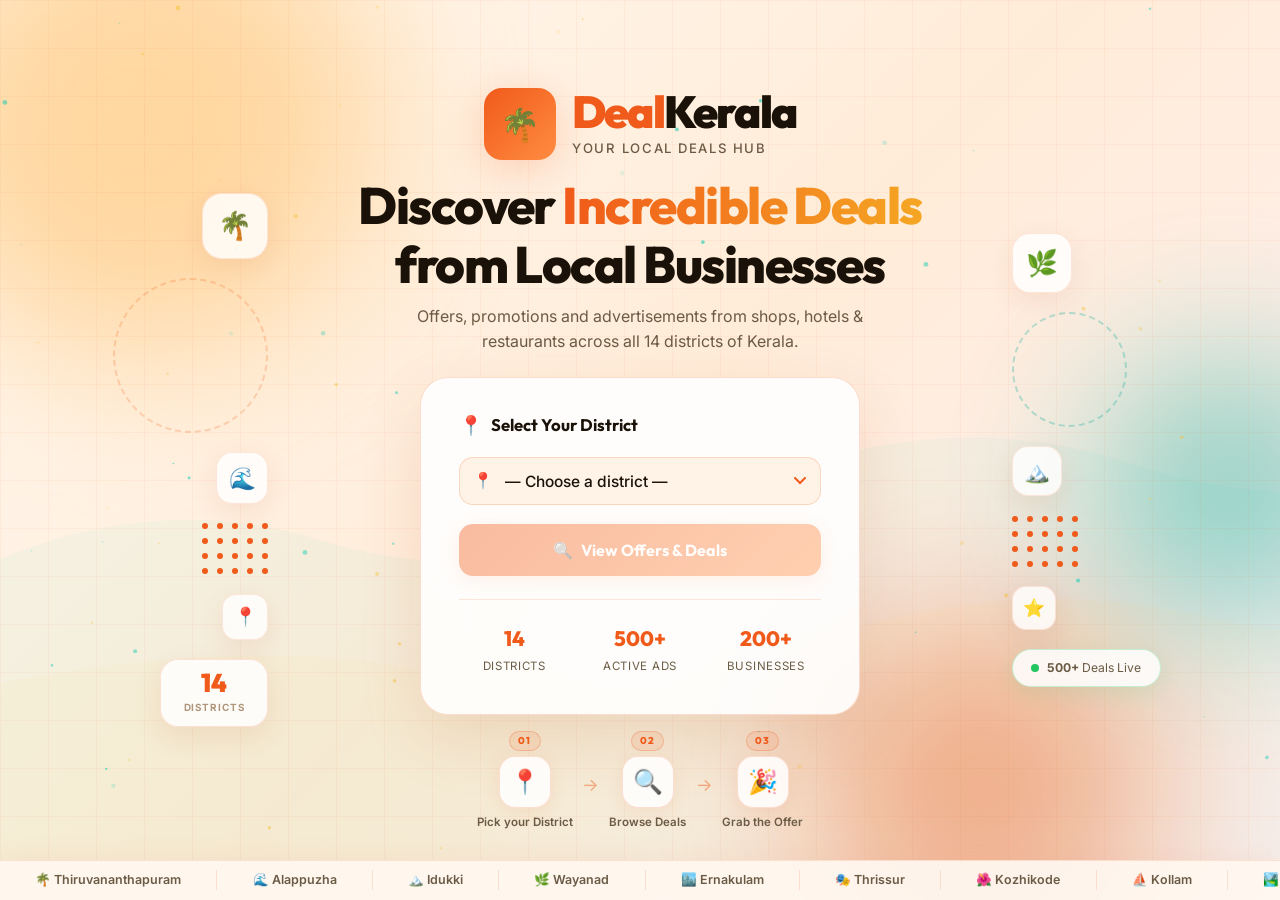
<file: index.html>
<!DOCTYPE html>
<html lang="en">
<head>
  <meta charset="UTF-8" />
  <meta name="viewport" content="width=device-width, initial-scale=1.0" />
  <title>DealKerala — Find Local Offers &amp; Deals Across Kerala</title>
  <meta name="description" content="Discover the best offers, promotions and deals from local businesses across all 14 districts of Kerala. Hotels, restaurants, shops and more." />
  <link rel="stylesheet" href="index.css" />
</head>
<body>

  <!-- ── Animated background ─────────────────────────── -->
  <div class="hero-bg">
    <div class="orb orb-1"></div>
    <div class="orb orb-2"></div>
    <div class="orb orb-3"></div>
    <div class="hero-grid"></div>
    <svg viewBox="0 0 1440 900" preserveAspectRatio="xMidYMid slice" xmlns="http://www.w3.org/2000/svg">
      <!-- Kerala-inspired wavy silhouette -->
      <path d="M0,600 Q200,480 400,540 Q600,600 800,500 Q1000,400 1200,460 Q1350,510 1440,480 L1440,900 L0,900 Z" fill="rgba(0,201,177,0.04)" />
      <path d="M0,700 Q300,630 500,670 Q700,710 900,640 Q1100,570 1300,620 Q1380,640 1440,620 L1440,900 L0,900 Z" fill="rgba(245,197,66,0.04)" />
    </svg>
  </div>

  <!-- ── Particle canvas ─────────────────────────────── -->
  <canvas id="particles-canvas"></canvas>

  <!-- ── Hero 3-column wrapper ─────────────────────────── -->
  <div class="hero-wrapper">

    <!-- ── Left floating panel ──────────────────────────── -->
    <div class="hero-left">

      <div class="deco-bubble db-1 anim-fadeUp" style="animation-delay:.4s">🌴</div>
      <div class="deco-ring dr-lg anim-fadeUp" style="animation-delay:.55s"></div>
      <div class="deco-bubble db-2 anim-fadeUp" style="animation-delay:.7s">🌊</div>
      <div class="deco-dots anim-fadeUp" style="animation-delay:.85s">
        <span></span><span></span><span></span><span></span><span></span>
        <span></span><span></span><span></span><span></span><span></span>
        <span></span><span></span><span></span><span></span><span></span>
        <span></span><span></span><span></span><span></span><span></span>
      </div>
      <div class="deco-bubble db-3 anim-fadeUp" style="animation-delay:1.0s">📍</div>
      <div class="deco-stat-pill anim-fadeUp" style="animation-delay:1.15s">
        <span class="dsp-num">14</span>
        <span class="dsp-lbl">Districts</span>
      </div>

    </div>

    <!-- ── Main content ───────────────────────────────── -->
  <div class="landing-center">

    <!-- Logo -->
    <div class="logo-mark anim-fadeUp">
      <div class="logo-emblem">🌴</div>
      <div class="logo-text-wrap">
        <div class="logo-name">
          <span class="deal">Deal</span><span class="kerala">Kerala</span>
        </div>
        <div class="logo-tagline">Your Local Deals Hub</div>
      </div>
    </div>

    <!-- Headline -->
    <h1 class="hero-headline anim-fadeUp delay-1">
      Discover <em>Incredible Deals</em> from Local Businesses
    </h1>
    <p class="hero-sub anim-fadeUp delay-2">
      Offers, promotions and advertisements from shops, hotels &amp; restaurants across all 14 districts of Kerala.
    </p>

    <!-- Location picker card -->
    <div class="location-card anim-fadeUp delay-3">
      <h2><span class="pin">📍</span> Select Your District</h2>

      <div class="district-select-wrapper">
        <span class="pin-icon">📍</span>
        <select id="district-select" aria-label="Choose your district">
          <option value="" disabled selected>— Choose a district —</option>
          <option value="Thiruvananthapuram">Thiruvananthapuram</option>
          <option value="Kollam">Kollam</option>
          <option value="Pathanamthitta">Pathanamthitta</option>
          <option value="Alappuzha">Alappuzha</option>
          <option value="Kottayam">Kottayam</option>
          <option value="Idukki">Idukki</option>
          <option value="Ernakulam">Ernakulam</option>
          <option value="Thrissur">Thrissur</option>
          <option value="Palakkad">Palakkad</option>
          <option value="Malappuram">Malappuram</option>
          <option value="Kozhikode">Kozhikode</option>
          <option value="Wayanad">Wayanad</option>
          <option value="Kannur">Kannur</option>
          <option value="Kasaragod">Kasaragod</option>
        </select>
      </div>

      <button id="btn-view-deals" class="btn btn-primary btn-lg" disabled>
        <span>🔍</span> View Offers &amp; Deals
      </button>

      <div class="stats-row">
        <div class="stat-item">
          <div class="stat-val">14</div>
          <div class="stat-lbl">Districts</div>
        </div>
        <div class="stat-item">
          <div class="stat-val">500+</div>
          <div class="stat-lbl">Active Ads</div>
        </div>
        <div class="stat-item">
          <div class="stat-val">200+</div>
          <div class="stat-lbl">Businesses</div>
        </div>
      </div>
    </div>




    <!-- ── How it works row ──────────────────────────────── -->
    <div class="how-row anim-fadeUp delay-4">
      <div class="how-step">
        <div class="how-num">01</div>
        <div class="how-icon">📍</div>
        <div class="how-label">Pick your District</div>
      </div>
      <div class="how-arrow">→</div>
      <div class="how-step">
        <div class="how-num">02</div>
        <div class="how-icon">🔍</div>
        <div class="how-label">Browse Deals</div>
      </div>
      <div class="how-arrow">→</div>
      <div class="how-step">
        <div class="how-num">03</div>
        <div class="how-icon">🎉</div>
        <div class="how-label">Grab the Offer</div>
      </div>
    </div>

    </div><!-- /landing-center -->

    <!-- ── Right floating panel ─────────────────────────── -->
    <div class="hero-right">

      <div class="deco-bubble db-4 anim-fadeUp" style="animation-delay:.45s">🌿</div>
      <div class="deco-ring dr-md anim-fadeUp" style="animation-delay:.6s"></div>
      <div class="deco-bubble db-5 anim-fadeUp" style="animation-delay:.75s">🏔️</div>
      <div class="deco-dots anim-fadeUp" style="animation-delay:.9s">
        <span></span><span></span><span></span><span></span><span></span>
        <span></span><span></span><span></span><span></span><span></span>
        <span></span><span></span><span></span><span></span><span></span>
        <span></span><span></span><span></span><span></span><span></span>
      </div>
      <div class="deco-bubble db-6 anim-fadeUp" style="animation-delay:1.05s">⭐</div>
      <div class="deco-live-pill anim-fadeUp" style="animation-delay:1.2s">
        <span class="live-dot"></span>
        <span><strong>500+</strong> Deals Live</span>
      </div>

    </div><!-- /hero-right -->

  </div><!-- /hero-wrapper -->

  <!-- ── Marquee ticker ────────────────────────────────────── -->
  <div class="marquee-bar">
    <div class="marquee-track" id="marquee-track">
      <span>🌴 Thiruvananthapuram</span>
      <span>🌊 Alappuzha</span>
      <span>🏔️ Idukki</span>
      <span>🌿 Wayanad</span>
      <span>🏙️ Ernakulam</span>
      <span>🎭 Thrissur</span>
      <span>🌺 Kozhikode</span>
      <span>⛵ Kollam</span>
      <span>🏞️ Palakkad</span>
      <span>🌸 Malappuram</span>
      <span>🏖️ Kasaragod</span>
      <span>🌄 Kannur</span>
      <span>⭐ 500+ Active Deals</span>
      <span>🔥 New Offers Daily</span>
      <span>💰 Best Local Prices</span>
      <!-- duplicate for seamless loop -->
      <span>🌴 Thiruvananthapuram</span>
      <span>🌊 Alappuzha</span>
      <span>🏔️ Idukki</span>
      <span>🌿 Wayanad</span>
      <span>🏙️ Ernakulam</span>
      <span>🎭 Thrissur</span>
      <span>🌺 Kozhikode</span>
      <span>⛵ Kollam</span>
      <span>🏞️ Palakkad</span>
      <span>🌸 Malappuram</span>
      <span>🏖️ Kasaragod</span>
      <span>🌄 Kannur</span>
      <span>⭐ 500+ Active Deals</span>
      <span>🔥 New Offers Daily</span>
      <span>💰 Best Local Prices</span>
    </div>
  </div>

  <script src="index.js"></script>
</body>
</html>
</file>
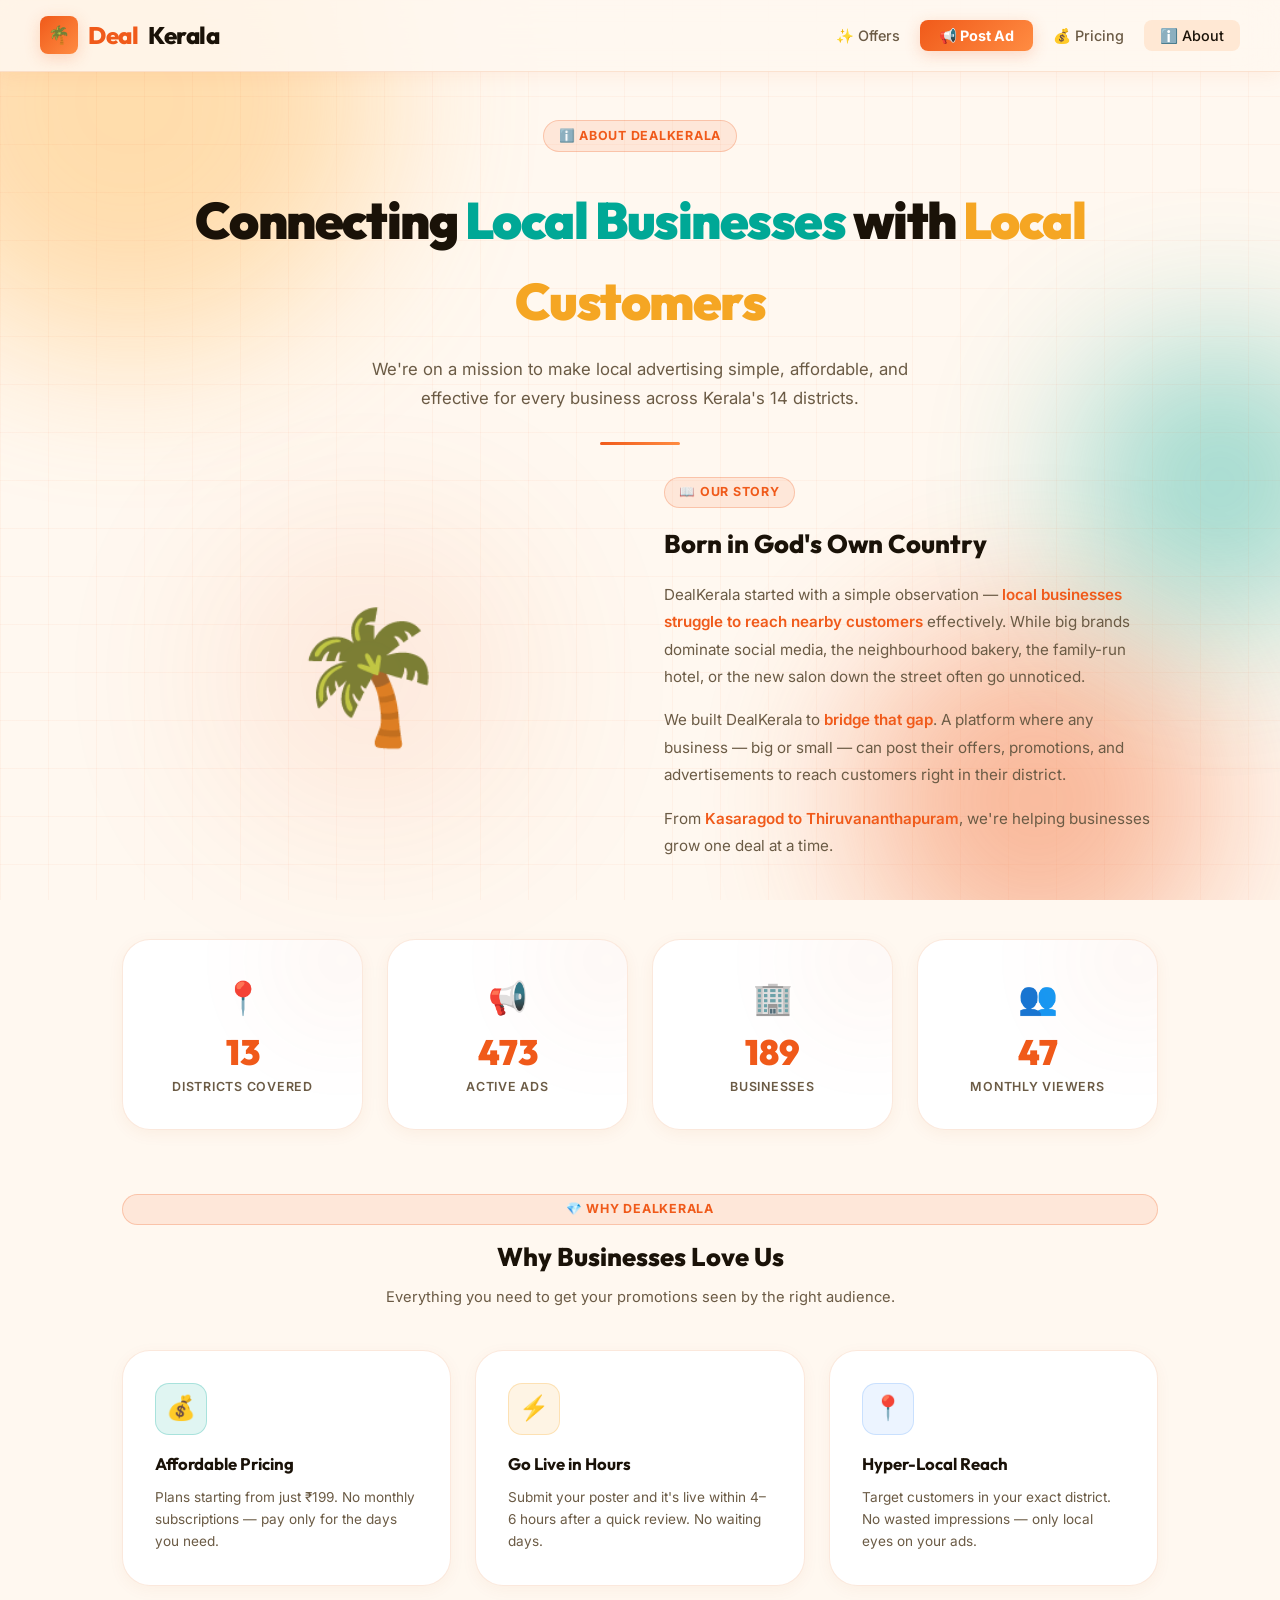
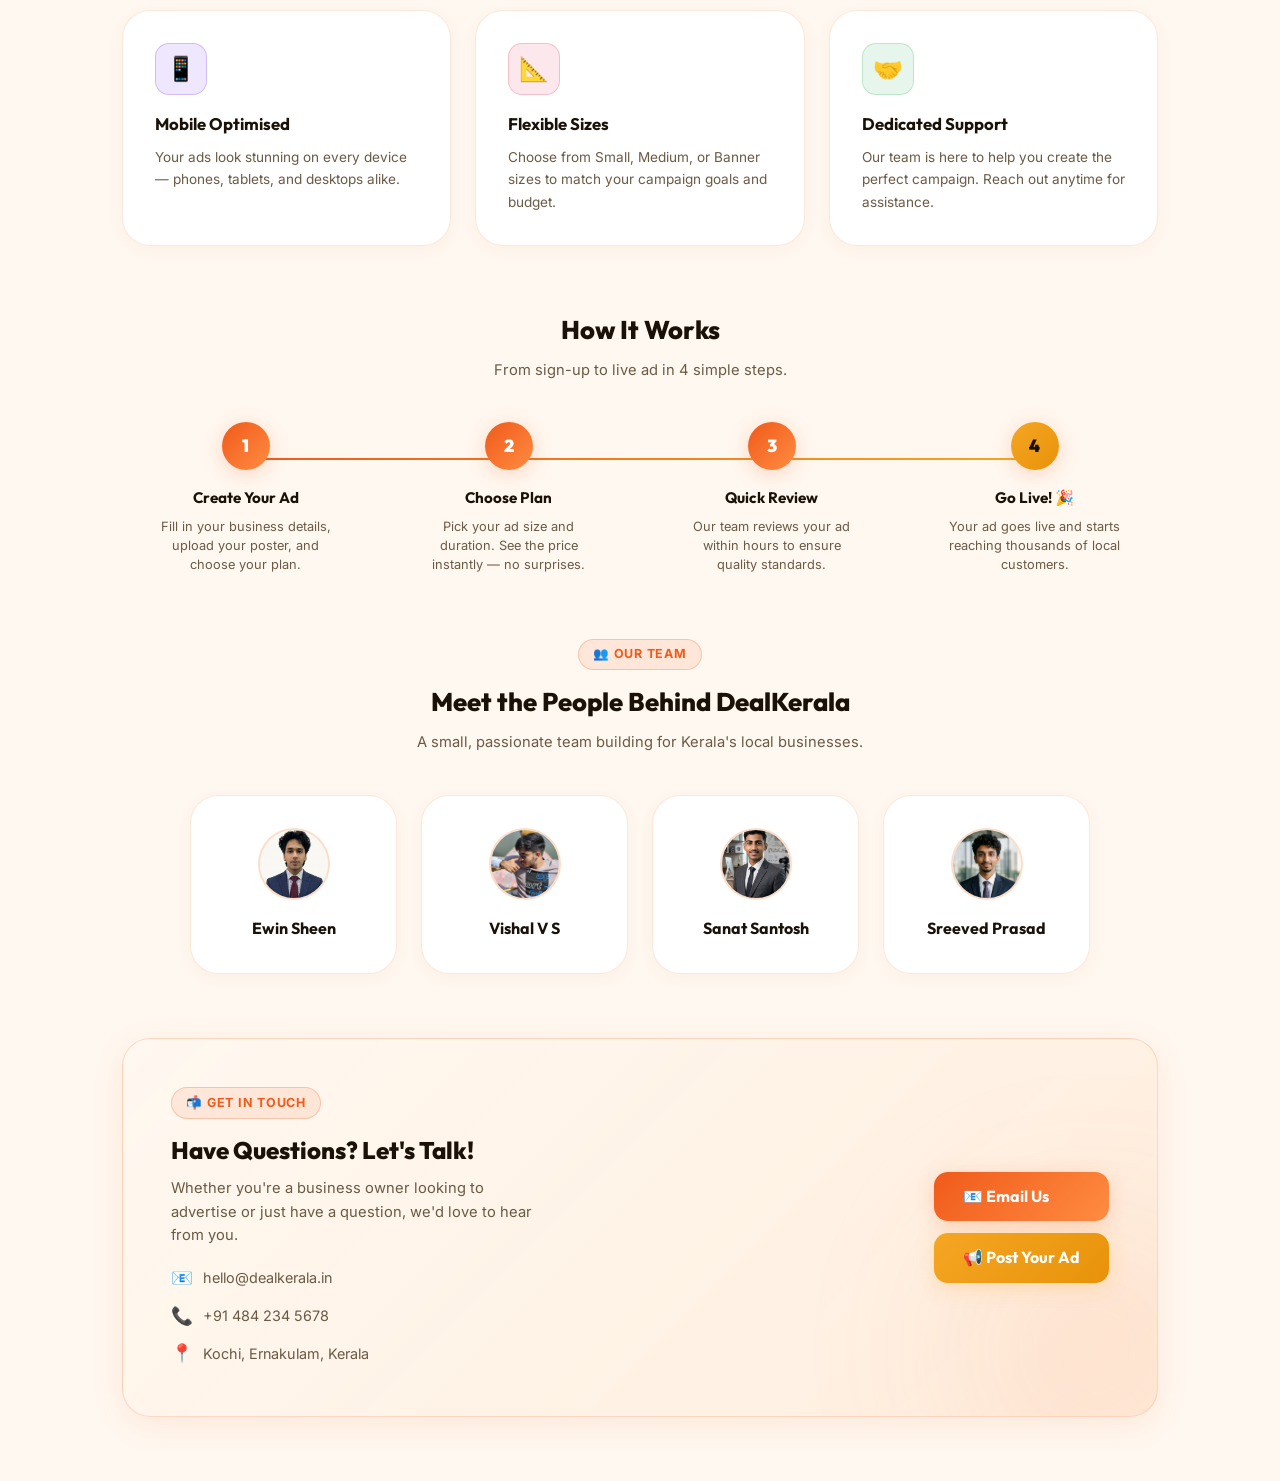
<file: about.html>
<!DOCTYPE html>
<html lang="en">
<head>
  <meta charset="UTF-8"/>
  <meta name="viewport" content="width=device-width, initial-scale=1.0"/>
  <title>DealKerala — About Us</title>
  <meta name="description" content="Learn about DealKerala — Kerala's leading local deals and advertisement platform connecting businesses with customers across all 14 districts."/>
  <link rel="stylesheet" href="about.css"/>
</head>
<body>

<div class="page-bg">
  <div class="bg-orb bg-orb-1"></div>
  <div class="bg-orb bg-orb-2"></div>
  <div class="bg-orb bg-orb-3"></div>
  <div class="bg-grid"></div>
</div>

<!-- NAVBAR -->
<nav class="navbar">
  <a href="index.html" class="navbar-brand">
    <div class="logo-icon">🌴</div>
    <span class="brand-deal">Deal</span><span class="brand-kerala">Kerala</span>
  </a>
  <ul class="navbar-links" id="navbar-links">
    <li><a href="home.html">✨ Offers</a></li>
    <li><a href="post_ad.html" class="btn-post-nav">📢 Post Ad</a></li>
    <li><a href="pricing.html">💰 Pricing</a></li>
    <li><a href="about.html" class="active">ℹ️ About</a></li>
  </ul>
  <button class="hamburger" id="hamburger-btn" aria-label="Toggle navigation" aria-expanded="false">
    <span></span><span></span><span></span>
  </button>
</nav>

<div class="page-wrap">

  <!-- ════ HERO ════════════════════════════════════ -->
  <div class="about-hero anim-fadeUp">
    <div class="section-tag" style="margin-bottom:0.75rem">ℹ️ About DealKerala</div>
    <h1>Connecting <span style="color:var(--clr-teal)">Local Businesses</span> with <span style="color:var(--clr-gold)">Local Customers</span></h1>
    <p>We're on a mission to make local advertising simple, affordable, and effective for every business across Kerala's 14 districts.</p>
  </div>

  <!-- ════ OUR STORY ══════════════════════════════ -->
  <div class="story-section anim-fadeUp delay-1">
    <div class="story-visual">
      <div class="story-orb"></div>
      <div class="story-emoji-block">🌴</div>
    </div>
    <div class="story-text">
      <div class="section-tag" style="margin-bottom:1rem">📖 Our Story</div>
      <h2>Born in God's Own Country</h2>
      <p>DealKerala started with a simple observation — <span class="highlight">local businesses struggle to reach nearby customers</span> effectively. While big brands dominate social media, the neighbourhood bakery, the family-run hotel, or the new salon down the street often go unnoticed.</p>
      <p>We built DealKerala to <span class="highlight">bridge that gap</span>. A platform where any business — big or small — can post their offers, promotions, and advertisements to reach customers right in their district.</p>
      <p>From <span class="highlight">Kasaragod to Thiruvananthapuram</span>, we're helping businesses grow one deal at a time.</p>
    </div>
  </div>

  <!-- ════ STATS ══════════════════════════════════ -->
  <div class="stats-strip anim-fadeUp delay-2">
    <div class="stat-card">
      <div class="stat-icon">📍</div>
      <div class="stat-number">14</div>
      <div class="stat-label">Districts Covered</div>
    </div>
    <div class="stat-card">
      <div class="stat-icon">📢</div>
      <div class="stat-number">500+</div>
      <div class="stat-label">Active Ads</div>
    </div>
    <div class="stat-card">
      <div class="stat-icon">🏢</div>
      <div class="stat-number">200+</div>
      <div class="stat-label">Businesses</div>
    </div>
    <div class="stat-card">
      <div class="stat-icon">👥</div>
      <div class="stat-number">50K+</div>
      <div class="stat-label">Monthly Viewers</div>
    </div>
  </div>

  <!-- ════ WHY CHOOSE US ══════════════════════════ -->
  <div class="values-section anim-fadeUp delay-2">
    <div class="section-tag" style="margin-bottom:0.75rem;display:flex;justify-content:center">💎 Why DealKerala</div>
    <h2>Why Businesses Love Us</h2>
    <p class="sub">Everything you need to get your promotions seen by the right audience.</p>

    <div class="values-grid">
      <div class="value-card">
        <div class="value-icon teal">💰</div>
        <h3>Affordable Pricing</h3>
        <p>Plans starting from just ₹199. No monthly subscriptions — pay only for the days you need.</p>
      </div>
      <div class="value-card">
        <div class="value-icon gold">⚡</div>
        <h3>Go Live in Hours</h3>
        <p>Submit your poster and it's live within 4–6 hours after a quick review. No waiting days.</p>
      </div>
      <div class="value-card">
        <div class="value-icon blue">📍</div>
        <h3>Hyper-Local Reach</h3>
        <p>Target customers in your exact district. No wasted impressions — only local eyes on your ads.</p>
      </div>
      <div class="value-card">
        <div class="value-icon purple">📱</div>
        <h3>Mobile Optimised</h3>
        <p>Your ads look stunning on every device — phones, tablets, and desktops alike.</p>
      </div>
      <div class="value-card">
        <div class="value-icon rose">📐</div>
        <h3>Flexible Sizes</h3>
        <p>Choose from Small, Medium, or Banner sizes to match your campaign goals and budget.</p>
      </div>
      <div class="value-card">
        <div class="value-icon green">🤝</div>
        <h3>Dedicated Support</h3>
        <p>Our team is here to help you create the perfect campaign. Reach out anytime for assistance.</p>
      </div>
    </div>
  </div>

  <!-- ════ HOW IT WORKS ═══════════════════════════ -->
  <div class="how-section anim-fadeUp delay-3">
    <h2>How It Works</h2>
    <p class="sub">From sign-up to live ad in 4 simple steps.</p>

    <div class="how-steps">
      <div class="how-step">
        <div class="how-num">1</div>
        <h4>Create Your Ad</h4>
        <p>Fill in your business details, upload your poster, and choose your plan.</p>
      </div>
      <div class="how-step">
        <div class="how-num">2</div>
        <h4>Choose Plan</h4>
        <p>Pick your ad size and duration. See the price instantly — no surprises.</p>
      </div>
      <div class="how-step">
        <div class="how-num">3</div>
        <h4>Quick Review</h4>
        <p>Our team reviews your ad within hours to ensure quality standards.</p>
      </div>
      <div class="how-step">
        <div class="how-num" style="background:var(--grad-gold);color:#1a1000">4</div>
        <h4>Go Live! 🎉</h4>
        <p>Your ad goes live and starts reaching thousands of local customers.</p>
      </div>
    </div>
  </div>

  <!-- ════ TEAM ═══════════════════════════════════ -->
  <div class="team-section anim-fadeUp delay-3">
    <div class="section-tag" style="margin-bottom:0.75rem">👥 Our Team</div>
    <h2>Meet the People Behind DealKerala</h2>
    <p class="sub">A small, passionate team building for Kerala's local businesses.</p>

    <div class="team-grid">
      <a href="https://ewin-16.github.io/portfolio" target="_blank" rel="noopener noreferrer" class="team-card">
        <img src="ewinsheen.jpg.jpeg" alt="Ewin Sheen" class="team-avatar">
        <div class="team-name">Ewin Sheen</div>
      </a>
      <a href="https://msximuswrathx.github.io/project" target="_blank" rel="noopener noreferrer" class="team-card">
        <img src="vishal.jpg.jpeg" alt="Vishal V S" class="team-avatar">
        <div class="team-name">Vishal V S</div>
      </a>
      <a href="https://sanatsanthoshnair2006.github.io/Portfolio_sanat" target="_blank" rel="noopener noreferrer" class="team-card">
        <img src="sanat.jpg.png" alt="Sanat Santosh" class="team-avatar">
        <div class="team-name">Sanat Santosh</div>
      </a>
      <a href="https://sreeved-prasad.github.io/PORTFOLIO" target="_blank" rel="noopener noreferrer" class="team-card">
        <img src="sreeved.jpg.jpeg" alt="Sreeved Prasad" class="team-avatar">
        <div class="team-name">Sreeved Prasad</div>
      </a>
    </div>
  </div>

  <!-- ════ CONTACT ════════════════════════════════ -->
  <div class="contact-strip anim-fadeUp delay-4">
    <div class="contact-info">
      <div class="section-tag" style="margin-bottom:0.75rem">📬 Get in Touch</div>
      <h2>Have Questions? Let's Talk!</h2>
      <p>Whether you're a business owner looking to advertise or just have a question, we'd love to hear from you.</p>
      <div class="contact-details">
        <div class="contact-item"><span>📧</span> hello@dealkerala.in</div>
        <div class="contact-item"><span>📞</span> +91 484 234 5678</div>
        <div class="contact-item"><span>📍</span> Kochi, Ernakulam, Kerala</div>
      </div>
    </div>
    <div class="contact-actions">
      <a href="mailto:hello@dealkerala.in" class="btn btn-primary">📧 Email Us</a>
      <a href="post_ad.html" class="btn btn-gold">📢 Post Your Ad</a>
    </div>
  </div>

</div><!-- /page-wrap -->

<script src="about.js"></script>
</body>
</html>
</file>
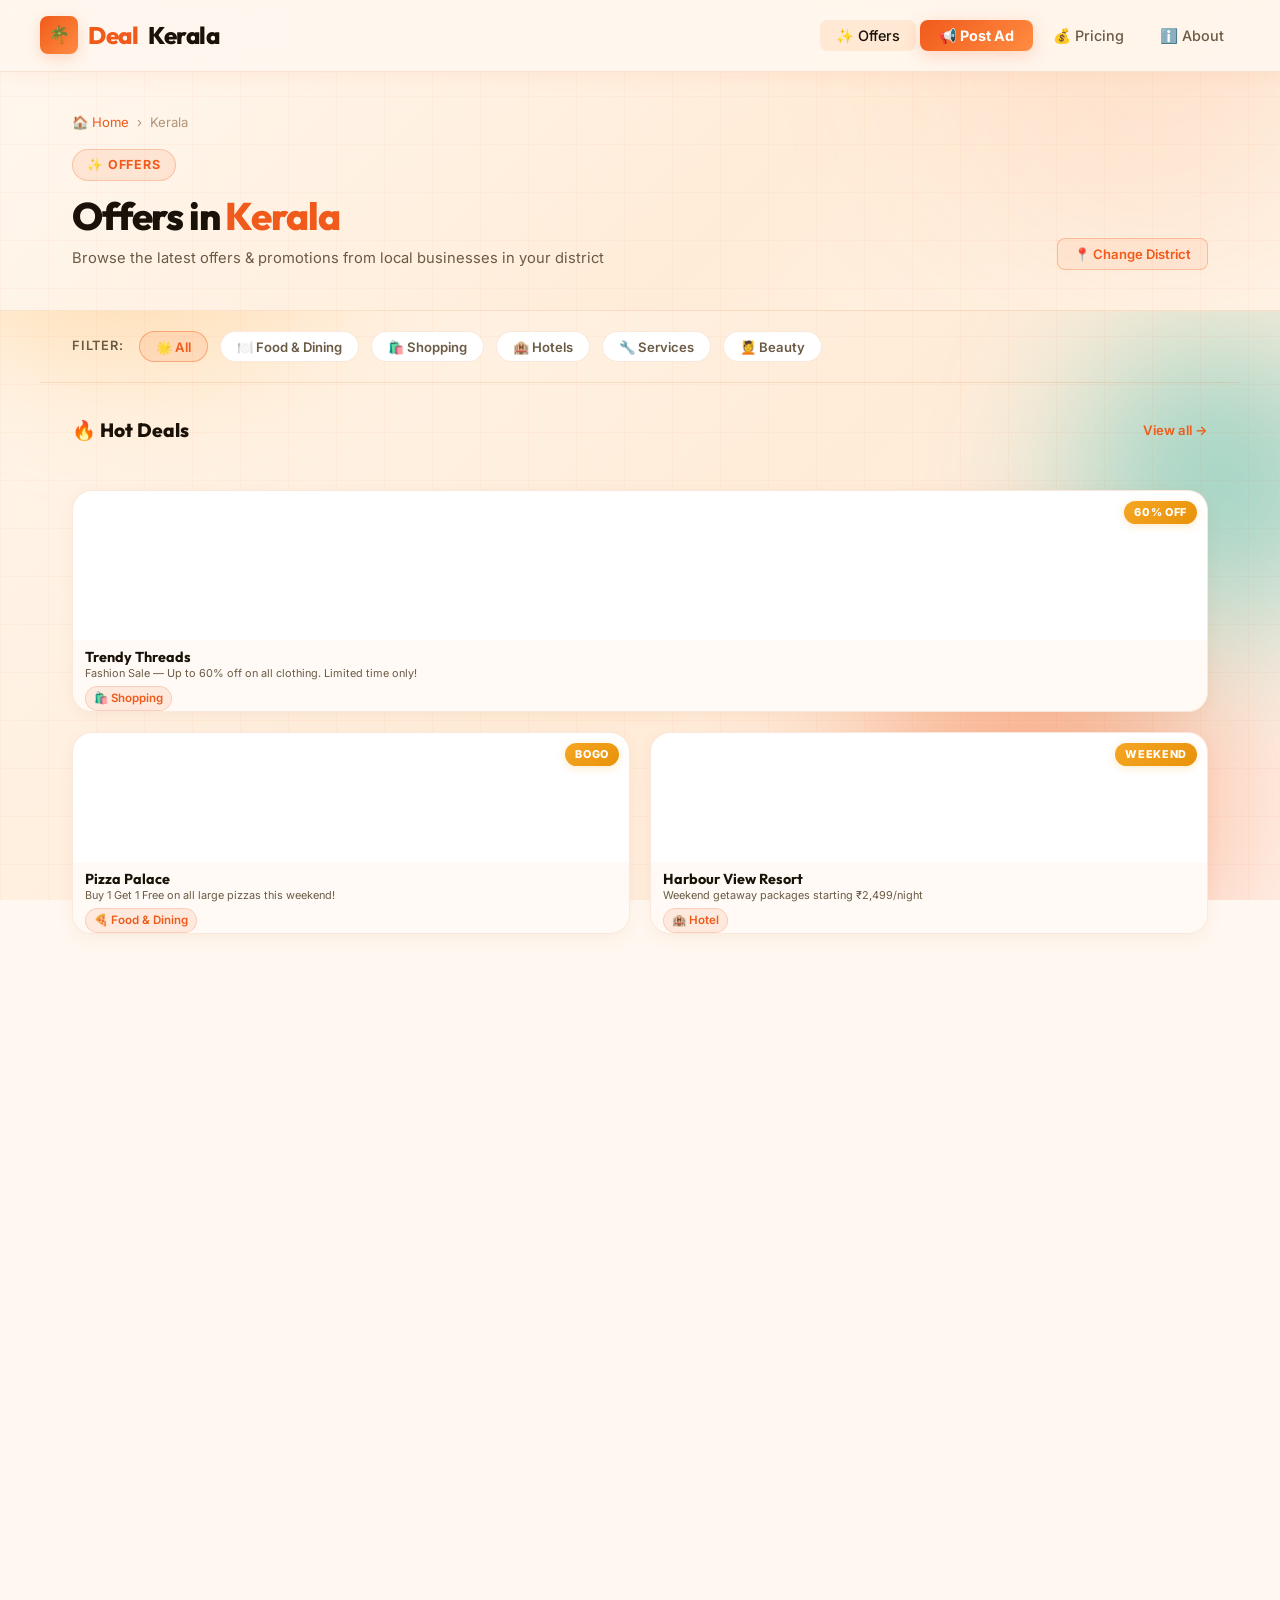
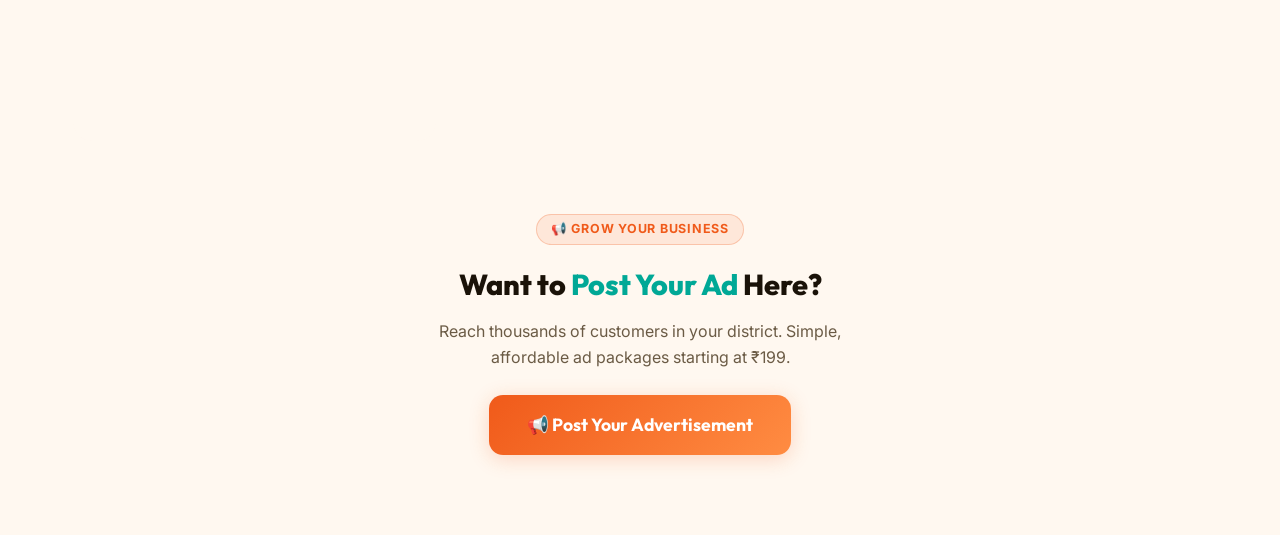
<file: home.html>
<!DOCTYPE html>
<html lang="en">
<head>
  <meta charset="UTF-8" />
  <meta name="viewport" content="width=device-width, initial-scale=1.0" />
  <title>DealKerala — Offers &amp; Deals</title>
  <meta name="description" content="Browse local offers, deals and promotions from businesses in your district." />
  <link rel="stylesheet" href="home.css" />
</head>
<body>

<div class="page-bg">
  <div class="bg-orb bg-orb-1"></div>
  <div class="bg-orb bg-orb-2"></div>
  <div class="bg-orb bg-orb-3"></div>
  <div class="bg-grid"></div>
</div>

<!-- ════ NAVBAR ════════════════════════════════════ -->
  <nav class="navbar" role="navigation" aria-label="Main navigation">
    <a href="index.html" class="navbar-brand" id="brand-link">
      <div class="logo-icon">🌴</div>
      <span class="brand-deal">Deal</span><span class="brand-kerala">Kerala</span>
    </a>

    <ul class="navbar-links" id="navbar-links">
      <li><a href="home.html" class="active" id="nav-offers">✨ Offers</a></li>
      <li><a href="post_ad.html" class="btn-post-nav" id="nav-post">📢 Post Ad</a></li>
      <li><a href="pricing.html" id="nav-pricing">💰 Pricing</a></li>
      <li><a href="about.html" id="nav-about">ℹ️ About</a></li>
    </ul>
    <button class="hamburger" id="hamburger-btn" aria-label="Toggle navigation" aria-expanded="false">
      <span></span><span></span><span></span>
    </button>
  </nav>

  <!-- ════ PAGE HERO ════════════════════════════════ -->
  <section class="page-hero">
    <!-- District photo banner (set dynamically by home.js) -->
    <div id="district-banner-img" class="district-banner-bg"></div>
    <div class="orb-hero"></div>
    <div class="page-hero-inner">
      <div class="breadcrumb">
        <a href="index.html">🏠 Home</a>
        <span>›</span>
        <span id="breadcrumb-district">All Districts</span>
      </div>
      <div class="hero-row">
        <div>
          <div class="section-tag" style="margin-bottom:0.75rem">✨ Offers</div>
          <h1>
            Offers in <span class="district-name" id="page-district-name">Kerala</span>
          </h1>
          <p style="color:var(--clr-text-muted);margin-top:0.5rem;font-size:0.92rem">
            Browse the latest offers & promotions from local businesses in your district
          </p>
        </div>
        <button class="change-district-btn" onclick="window.location.href='index.html'">
          📍 Change District
        </button>
      </div>
    </div>
  </section>

  <!-- ════ FILTER BAR ═══════════════════════════════ -->
  <div class="filter-bar">
    <span class="filter-label">Filter:</span>
    <button class="filter-btn active" data-cat="all"      onclick="filterAds(this,'all')">🌟 All</button>
    <button class="filter-btn" data-cat="food"            onclick="filterAds(this,'food')">🍽️ Food &amp; Dining</button>
    <button class="filter-btn" data-cat="shopping"        onclick="filterAds(this,'shopping')">🛍️ Shopping</button>
    <button class="filter-btn" data-cat="hotel"           onclick="filterAds(this,'hotel')">🏨 Hotels</button>
    <button class="filter-btn" data-cat="services"        onclick="filterAds(this,'services')">🔧 Services</button>
    <button class="filter-btn" data-cat="beauty"          onclick="filterAds(this,'beauty')">💆 Beauty</button>
  </div>

  <!-- ════ MAIN CONTENT ═════════════════════════════ -->
  <main class="main-content" id="main-content">



    <!-- BANNER ADS -->
    <div class="section-header">
      <h2>🔥 Hot Deals</h2>
      <a href="#" class="view-all-link">View all →</a>
    </div>
    <div class="ad-grid" id="ad-grid">

      <!-- Banner 1: Fashion -->
      <div class="ad-card banner" data-cat="shopping" style="animation-delay:0.05s">
        <div class="ad-placeholder" style="background:url('https://images.unsplash.com/photo-1483985988355-763728e1935b?auto=format&fit=crop&w=800&q=80') center/cover;min-height:220px">
        </div>
        <div class="ad-overlay">
          <div class="ad-biz">Trendy Threads</div>
          <div class="ad-desc">Fashion Sale — Up to 60% off on all clothing. Limited time only!</div>
          <div class="ad-tag">🛍️ Shopping</div>
        </div>
        <div class="ad-badge">60% OFF</div>
      </div>

      <!-- Medium 1: Food -->
      <div class="ad-card medium" data-cat="food" style="animation-delay:0.1s">
        <div class="ad-placeholder" style="background:url('https://images.unsplash.com/photo-1513104890138-7c749659a591?auto=format&fit=crop&w=800&q=80') center/cover;min-height:200px">
        </div>
        <div class="ad-overlay">
          <div class="ad-biz">Pizza Palace</div>
          <div class="ad-desc">Buy 1 Get 1 Free on all large pizzas this weekend!</div>
          <div class="ad-tag">🍕 Food &amp; Dining</div>
        </div>
        <div class="ad-badge">BOGO</div>
      </div>

      <!-- Medium 2: Hotel -->
      <div class="ad-card medium" data-cat="hotel" style="animation-delay:0.15s">
        <div class="ad-placeholder" style="background:url('https://images.unsplash.com/photo-1571896349842-33c89424de2d?auto=format&fit=crop&w=800&q=80') center/cover;min-height:200px">
        </div>
        <div class="ad-overlay">
          <div class="ad-biz">Harbour View Resort</div>
          <div class="ad-desc">Weekend getaway packages starting ₹2,499/night</div>
          <div class="ad-tag">🏨 Hotel</div>
        </div>
        <div class="ad-badge">WEEKEND</div>
      </div>

      <!-- Small 1: Beauty -->
      <div class="ad-card small" data-cat="beauty" style="animation-delay:0.2s">
        <div class="ad-placeholder" style="background:url('https://images.unsplash.com/photo-1540555700478-4be289fbecef?auto=format&fit=crop&w=800&q=80') center/cover;min-height:180px">
        </div>
        <div class="ad-overlay">
          <div class="ad-biz">Serenity Spa</div>
          <div class="ad-desc">Full body massage — 20% off</div>
          <div class="ad-tag">💆 Beauty</div>
        </div>
        <div class="ad-badge">20% OFF</div>
      </div>

      <!-- Small 2: Food -->
      <div class="ad-card small" data-cat="food" style="animation-delay:0.25s">
        <div class="ad-placeholder" style="background:url('https://images.unsplash.com/photo-1497935586351-b67a49e012bf?auto=format&fit=crop&w=800&q=80') center/cover;min-height:180px">
        </div>
        <div class="ad-overlay">
          <div class="ad-biz">Brew &amp; Bites Café</div>
          <div class="ad-desc">Free dessert with any coffee order</div>
          <div class="ad-tag">☕ Food</div>
        </div>
      </div>

      <!-- Small 3: Services -->
      <div class="ad-card small" data-cat="services" style="animation-delay:0.3s">
        <div class="ad-placeholder" style="background:url('https://images.unsplash.com/photo-1621905251189-08b45d6a269e?auto=format&fit=crop&w=800&q=80') center/cover;min-height:180px">
        </div>
        <div class="ad-overlay">
          <div class="ad-biz">SwiftFix Services</div>
          <div class="ad-desc">AC service &amp; repair — ₹399 flat rate</div>
          <div class="ad-tag">🔧 Services</div>
        </div>
        <div class="ad-badge">FLAT RATE</div>
      </div>

      <!-- Banner 2: Electronics -->
      <div class="ad-card banner" data-cat="shopping" style="animation-delay:0.35s">
        <div class="ad-placeholder" style="background:url('https://images.unsplash.com/photo-1498049794561-7780e7231661?auto=format&fit=crop&w=800&q=80') center/cover;min-height:220px">
        </div>
        <div class="ad-overlay">
          <div class="ad-biz">TechZone Electronics</div>
          <div class="ad-desc">Mega Sale — Biggest discounts on smartphones, laptops &amp; accessories. Up to 40% off!</div>
          <div class="ad-tag">🛍️ Shopping</div>
        </div>
        <div class="ad-badge">MEGA SALE</div>
      </div>

      <!-- Micro 1: Food -->
      <div class="ad-card micro" data-cat="food" style="animation-delay:0.4s">
        <div class="ad-placeholder" style="background:url('https://images.unsplash.com/photo-1512621776951-a57141f2eefd?auto=format&fit=crop&w=800&q=80') center/cover;min-height:160px">
        </div>
        <div class="ad-overlay" style="padding:0.7rem 0.7rem 0.55rem">
          <div class="ad-biz" style="font-size:0.85rem">Green Plate</div>
          <div class="ad-desc">Vegan menu 15% off</div>
          <div class="ad-tag">🥗 Food</div>
        </div>
      </div>

      <!-- Micro 2: Beauty -->
      <div class="ad-card micro" data-cat="beauty" style="animation-delay:0.45s">
        <div class="ad-placeholder" style="background:url('https://images.unsplash.com/photo-1604654894610-df63bc536371?auto=format&fit=crop&w=800&q=80') center/cover;min-height:160px">
        </div>
        <div class="ad-overlay" style="padding:0.7rem 0.7rem 0.55rem">
          <div class="ad-biz" style="font-size:0.85rem">Glam Studio</div>
          <div class="ad-desc">Nail art ₹299</div>
          <div class="ad-tag">💅 Beauty</div>
        </div>
      </div>

      <!-- Micro 3: Hotel -->
      <div class="ad-card micro" data-cat="hotel" style="animation-delay:0.5s">
        <div class="ad-placeholder" style="background:url('https://images.unsplash.com/photo-1520250497591-112f2f40a3f4?auto=format&fit=crop&w=800&q=80') center/cover;min-height:160px">
        </div>
        <div class="ad-overlay" style="padding:0.7rem 0.7rem 0.55rem">
          <div class="ad-biz" style="font-size:0.85rem">Palm Beach Inn</div>
          <div class="ad-desc">Early bird 25% off</div>
          <div class="ad-tag">🏨 Hotel</div>
        </div>
        <div class="ad-badge">25% OFF</div>
      </div>

      <!-- Micro 4: Services -->
      <div class="ad-card micro" data-cat="services" style="animation-delay:0.55s">
        <div class="ad-placeholder" style="background:url('https://images.unsplash.com/photo-1520340356584-f9917d1eea6f?auto=format&fit=crop&w=800&q=80') center/cover;min-height:160px">
        </div>
        <div class="ad-overlay" style="padding:0.7rem 0.7rem 0.55rem">
          <div class="ad-biz" style="font-size:0.85rem">QuickWash</div>
          <div class="ad-desc">Car wash ₹199 only</div>
          <div class="ad-tag">🚗 Services</div>
        </div>
      </div>

    </div><!-- /ad-grid -->

    <!-- CTA to post own ad -->
    <div style="text-align:center;padding:3rem 0 1rem">
      <div class="section-tag" style="margin-bottom:1rem;display:inline-flex">📢 Grow Your Business</div>
      <h2 style="font-family:var(--font-head);font-size:1.8rem;font-weight:800;margin-bottom:0.75rem">
        Want to <span style="color:var(--clr-teal)">Post Your Ad</span> Here?
      </h2>
      <p style="color:var(--clr-text-muted);margin-bottom:1.5rem;max-width:440px;margin-inline:auto">
        Reach thousands of customers in your district. Simple, affordable ad packages starting at ₹199.
      </p>
      <a href="post_ad.html" class="btn btn-primary btn-lg">
        📢 Post Your Advertisement
      </a>
    </div>

    <!-- ════ OFFER MODAL ═══════════════════════════════ -->
    <div id="offer-modal" class="offer-modal-overlay">
      <div class="offer-modal-card">
        <button class="modal-close-btn" id="modal-close" aria-label="Close modal">&times;</button>
        <div class="modal-img-header" id="modal-img"></div>
        <div class="modal-content-body">
          <div class="modal-tags">
            <span class="modal-tag-loc" id="modal-loc">📍 Location</span>
            <span class="modal-tag-date" id="modal-date">⏳ Limited Time</span>
          </div>
          <h2 id="modal-title">Offer Title</h2>
          <p id="modal-desc">Offer Description</p>
          <div class="modal-actions">
            <button class="btn btn-primary" onclick="alert('Contact feature coming soon!')">📞 Contact Business</button>
          </div>
        </div>
      </div>
    </div>

  </main><!-- /main-content -->

  <script src="adDb.js"></script>
  <script src="home.js"></script>
</body>
</html>
</file>
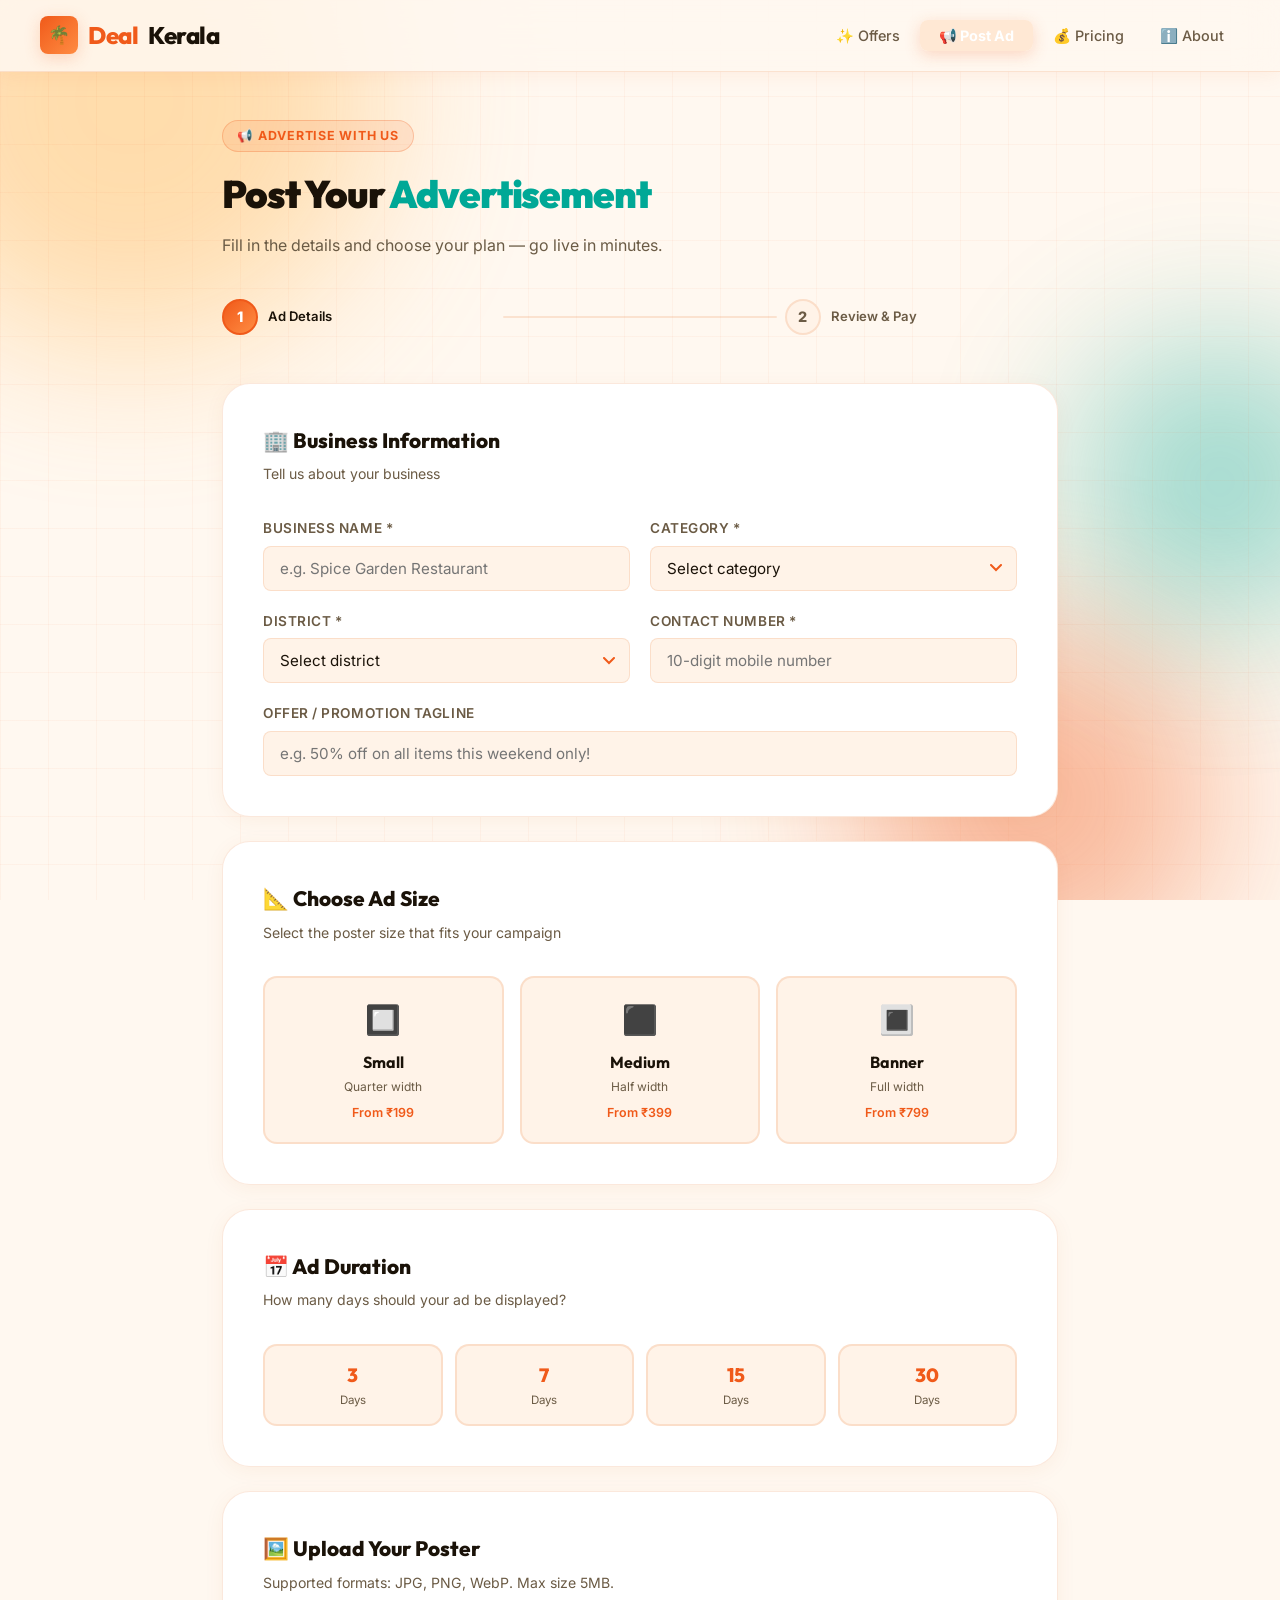
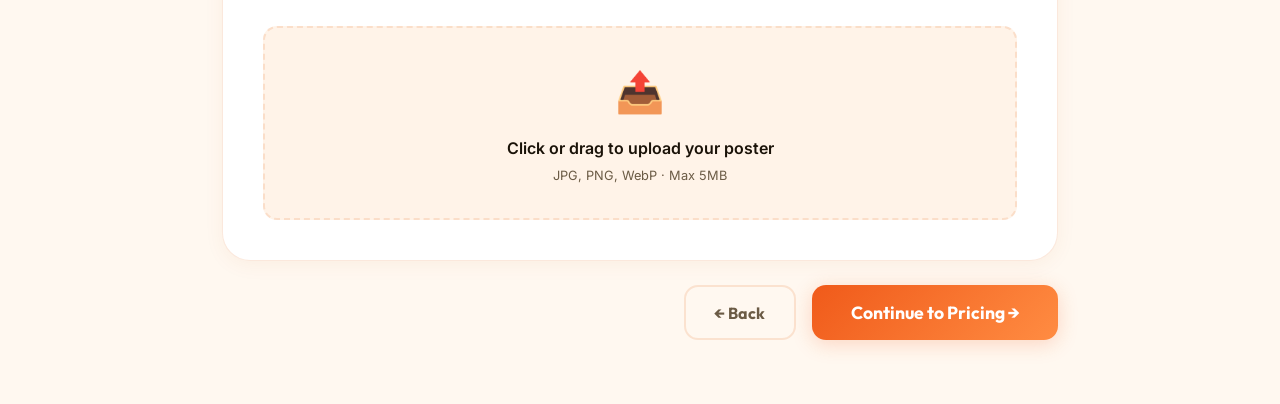
<file: post_ad.html>
<!DOCTYPE html>
<html lang="en">
<head>
  <meta charset="UTF-8"/>
  <meta name="viewport" content="width=device-width, initial-scale=1.0"/>
  <title>DealKerala — Post Your Advertisement</title>
  <meta name="description" content="Post your business advertisement on DealKerala and reach thousands of customers across Kerala."/>
  <link rel="stylesheet" href="post_ad.css"/>
</head>
<body>

<div class="page-bg">
  <div class="bg-orb bg-orb-1"></div>
  <div class="bg-orb bg-orb-2"></div>
  <div class="bg-orb bg-orb-3"></div>
  <div class="bg-grid"></div>
</div>

<!-- NAVBAR -->
<nav class="navbar">
  <a href="index.html" class="navbar-brand">
    <div class="logo-icon">🌴</div>
    <span class="brand-deal">Deal</span><span class="brand-kerala">Kerala</span>
  </a>
  <ul class="navbar-links" id="navbar-links">
    <li><a href="home.html">✨ Offers</a></li>
    <li><a href="post_ad.html" class="btn-post-nav active">📢 Post Ad</a></li>
    <li><a href="pricing.html">💰 Pricing</a></li>
    <li><a href="about.html">ℹ️ About</a></li>
  </ul>
  <button class="hamburger" id="hamburger-btn" aria-label="Toggle navigation" aria-expanded="false">
    <span></span><span></span><span></span>
  </button>
</nav>

<div class="page-wrap">

  <!-- Page heading -->
  <div style="margin-bottom:2.5rem" class="anim-fadeUp">
    <div class="section-tag" style="margin-bottom:0.75rem">📢 Advertise With Us</div>
    <h1 style="font-family:var(--font-head);font-size:clamp(1.8rem,3vw,2.6rem);font-weight:900;letter-spacing:-0.03em">
      Post Your <span style="color:var(--clr-teal)">Advertisement</span>
    </h1>
    <p style="color:var(--clr-text-muted);margin-top:0.5rem">Fill in the details and choose your plan — go live in minutes.</p>
  </div>

  <!-- Steps bar -->
  <div class="steps-bar anim-fadeUp delay-1">
    <div class="step active" id="step1-indicator">
      <div class="step-num" id="s1num">1</div>
      <div class="step-lbl">Ad Details</div>
    </div>
    <div class="step-line" id="line1"></div>
    <div class="step" id="step2-indicator">
      <div class="step-num" id="s2num">2</div>
      <div class="step-lbl">Review &amp; Pay</div>
    </div>
  </div>

  <!-- STEP 1: Form -->
  <div id="step1-form">

    <!-- Business info -->
    <div class="form-card anim-fadeUp delay-2">
      <h2>🏢 Business Information</h2>
      <p class="sub">Tell us about your business</p>
      <div class="form-grid">
        <div class="form-group">
          <label class="form-label" for="biz-name">Business Name *</label>
          <input class="form-input" type="text" id="biz-name" placeholder="e.g. Spice Garden Restaurant" required/>
        </div>
        <div class="form-group">
          <label class="form-label" for="biz-cat">Category *</label>
          <select class="form-select" id="biz-cat">
            <option value="" disabled selected>Select category</option>
            <option>🍽️ Food &amp; Dining</option>
            <option>🛍️ Shopping &amp; Retail</option>
            <option>🏨 Hotel &amp; Stay</option>
            <option>🔧 Services</option>
            <option>💆 Beauty &amp; Wellness</option>
            <option>🎓 Education</option>
            <option>🚗 Automotive</option>
            <option>🏥 Healthcare</option>
            <option>🎉 Events</option>
            <option>📦 Other</option>
          </select>
        </div>
        <div class="form-group">
          <label class="form-label" for="biz-district">District *</label>
          <select class="form-select" id="biz-district">
            <option value="" disabled selected>Select district</option>
            <option>Thiruvananthapuram</option><option>Kollam</option>
            <option>Pathanamthitta</option><option>Alappuzha</option>
            <option>Kottayam</option><option>Idukki</option>
            <option>Ernakulam</option><option>Thrissur</option>
            <option>Palakkad</option><option>Malappuram</option>
            <option>Kozhikode</option><option>Wayanad</option>
            <option>Kannur</option><option>Kasaragod</option>
          </select>
        </div>
        <div class="form-group">
          <label class="form-label" for="biz-phone">Contact Number *</label>
          <input class="form-input" type="tel" id="biz-phone" placeholder="10-digit mobile number" required maxlength="10" minlength="10" pattern="[0-9]{10}" inputmode="numeric"/>
        </div>
        <div class="form-group full">
          <label class="form-label" for="biz-desc">Offer / Promotion Tagline</label>
          <input class="form-input" type="text" id="biz-desc" placeholder="e.g. 50% off on all items this weekend only!"/>
        </div>
      </div>
    </div>

    <!-- Ad size -->
    <div class="form-card anim-fadeUp delay-3">
      <h2>📐 Choose Ad Size</h2>
      <p class="sub">Select the poster size that fits your campaign</p>
      <div class="size-options">
        <div class="size-opt" data-size="Small" data-prices="199,399,699,1199" onclick="selectSize(this)" id="sz-small">
          <div class="sz-icon">🔲</div>
          <div class="sz-name">Small</div>
          <div class="sz-dim">Quarter width</div>
          <div class="sz-price">From ₹199</div>
        </div>
        <div class="size-opt" data-size="Medium" data-prices="399,799,1399,2499" onclick="selectSize(this)" id="sz-medium">
          <div class="sz-icon">⬛</div>
          <div class="sz-name">Medium</div>
          <div class="sz-dim">Half width</div>
          <div class="sz-price">From ₹399</div>
        </div>
        <div class="size-opt" data-size="Banner" data-prices="799,1499,2799,4999" onclick="selectSize(this)" id="sz-banner">
          <div class="sz-icon">🔳</div>
          <div class="sz-name">Banner</div>
          <div class="sz-dim">Full width</div>
          <div class="sz-price">From ₹799</div>
        </div>
      </div>
    </div>

    <!-- Duration -->
    <div class="form-card anim-fadeUp delay-3">
      <h2>📅 Ad Duration</h2>
      <p class="sub">How many days should your ad be displayed?</p>
      <div class="dur-options">
        <div class="dur-opt" data-dur="3"  data-idx="0" onclick="selectDur(this)">
          <div class="dur-days">3</div>
          <div class="dur-lbl">Days</div>
        </div>
        <div class="dur-opt" data-dur="7"  data-idx="1" onclick="selectDur(this)">
          <div class="dur-days">7</div>
          <div class="dur-lbl">Days</div>
        </div>
        <div class="dur-opt" data-dur="15" data-idx="2" onclick="selectDur(this)">
          <div class="dur-days">15</div>
          <div class="dur-lbl">Days</div>
        </div>
        <div class="dur-opt" data-dur="30" data-idx="3" onclick="selectDur(this)">
          <div class="dur-days">30</div>
          <div class="dur-lbl">Days</div>
        </div>
      </div>
    </div>

    <!-- Upload poster -->
    <div class="form-card anim-fadeUp delay-4">
      <h2>🖼️ Upload Your Poster</h2>
      <p class="sub">Supported formats: JPG, PNG, WebP. Max size 5MB.</p>
      <div class="upload-zone" id="upload-zone">
        <input type="file" id="poster-upload" accept="image/*" onchange="previewPoster(event)"/>
        <div id="upload-placeholder">
          <div style="font-size:2.5rem;margin-bottom:0.75rem">📤</div>
          <div style="font-weight:600;margin-bottom:0.25rem">Click or drag to upload your poster</div>
          <div style="font-size:0.8rem;color:var(--clr-text-muted)">JPG, PNG, WebP · Max 5MB</div>
        </div>
        <img id="preview-img" alt="Poster preview"/>
      </div>
    </div>

    <!-- Continue -->
    <div class="form-actions">
      <button class="btn btn-ghost" onclick="window.location.href='home.html'">← Back</button>
      <button class="btn btn-primary btn-lg" id="btn-continue" onclick="goToStep2()">
        Continue to Pricing →
      </button>
    </div>

  </div><!-- /step1 -->

  <!-- STEP 2: Pricing summary -->
  <div id="step2-panel" class="price-panel">

    <div style="margin-bottom:2rem">
      <div class="section-tag" style="margin-bottom:0.75rem">💰 Price Summary</div>
      <h2 style="font-family:var(--font-head);font-size:1.6rem;font-weight:800">Review Your Order</h2>
      <p style="color:var(--clr-text-muted);margin-top:0.4rem;font-size:0.88rem">Here's a breakdown of your advertisement package.</p>
    </div>

    <div class="price-row"><span class="lbl">Business Name</span><span class="val" id="pr-biz">—</span></div>
    <div class="price-row"><span class="lbl">Category</span><span class="val" id="pr-cat">—</span></div>
    <div class="price-row"><span class="lbl">District</span><span class="val" id="pr-dist">—</span></div>
    <div class="price-row"><span class="lbl">Ad Size</span><span class="val" id="pr-size">—</span></div>
    <div class="price-row"><span class="lbl">Duration</span><span class="val" id="pr-dur">—</span></div>
    <div class="price-row"><span class="lbl">Base Price</span><span class="val" id="pr-base">₹—</span></div>
    <div class="price-row"><span class="lbl">GST (18%)</span><span class="val" id="pr-gst">₹—</span></div>

    <div class="total-row">
      <span class="lbl">Total Amount</span>
      <span class="val" id="pr-total">₹—</span>
    </div>
    <div class="gst-note">* Price inclusive of 18% GST</div>

    <!-- Poster thumbnail preview -->
    <div id="step2-img-wrap" style="margin-top:1.5rem;display:none">
      <div style="font-size:0.8rem;font-weight:600;color:var(--clr-text-muted);margin-bottom:6px;text-transform:uppercase;letter-spacing:0.05em">Your Poster</div>
      <img id="step2-preview" alt="Your poster" style="max-height:140px;border-radius:var(--radius-md);border:1px solid var(--clr-border)"/>
    </div>

    <div style="display:flex;gap:1rem;margin-top:2rem;flex-wrap:wrap">
      <button class="btn btn-ghost" onclick="goBackToStep1()">← Edit Details</button>
      <button class="btn btn-gold btn-lg" style="flex:1;justify-content:center" onclick="submitAd()">
        ✅ Confirm &amp; Submit
      </button>
    </div>

  </div><!-- /step2 -->

  <!-- Success toast -->
  <div id="success-toast" style="display:none;position:fixed;bottom:2rem;right:2rem;background:rgba(255,248,240,0.85);border:1px solid rgba(240,90,26,0.3);border-radius:var(--radius-lg);padding:1.25rem 1.75rem;backdrop-filter:blur(12px);-webkit-backdrop-filter:blur(12px);z-index:9999;animation:fadeUp .4s ease both;max-width:340px;box-shadow:0 8px 32px rgba(240,90,26,0.15)">
    <div style="font-size:1.5rem;margin-bottom:0.4rem">🎉</div>
    <div style="font-family:var(--font-head);font-weight:800;font-size:1rem">Ad Submitted Successfully!</div>
    <div style="color:var(--clr-text-muted);font-size:0.82rem;margin-top:4px">Your ad is under review and will go live within 24 hours.</div>
  </div>

</div><!-- /page-wrap -->

<script src="adDb.js"></script>
<script src="post_ad.js"></script>
</body>
</html>
</file>
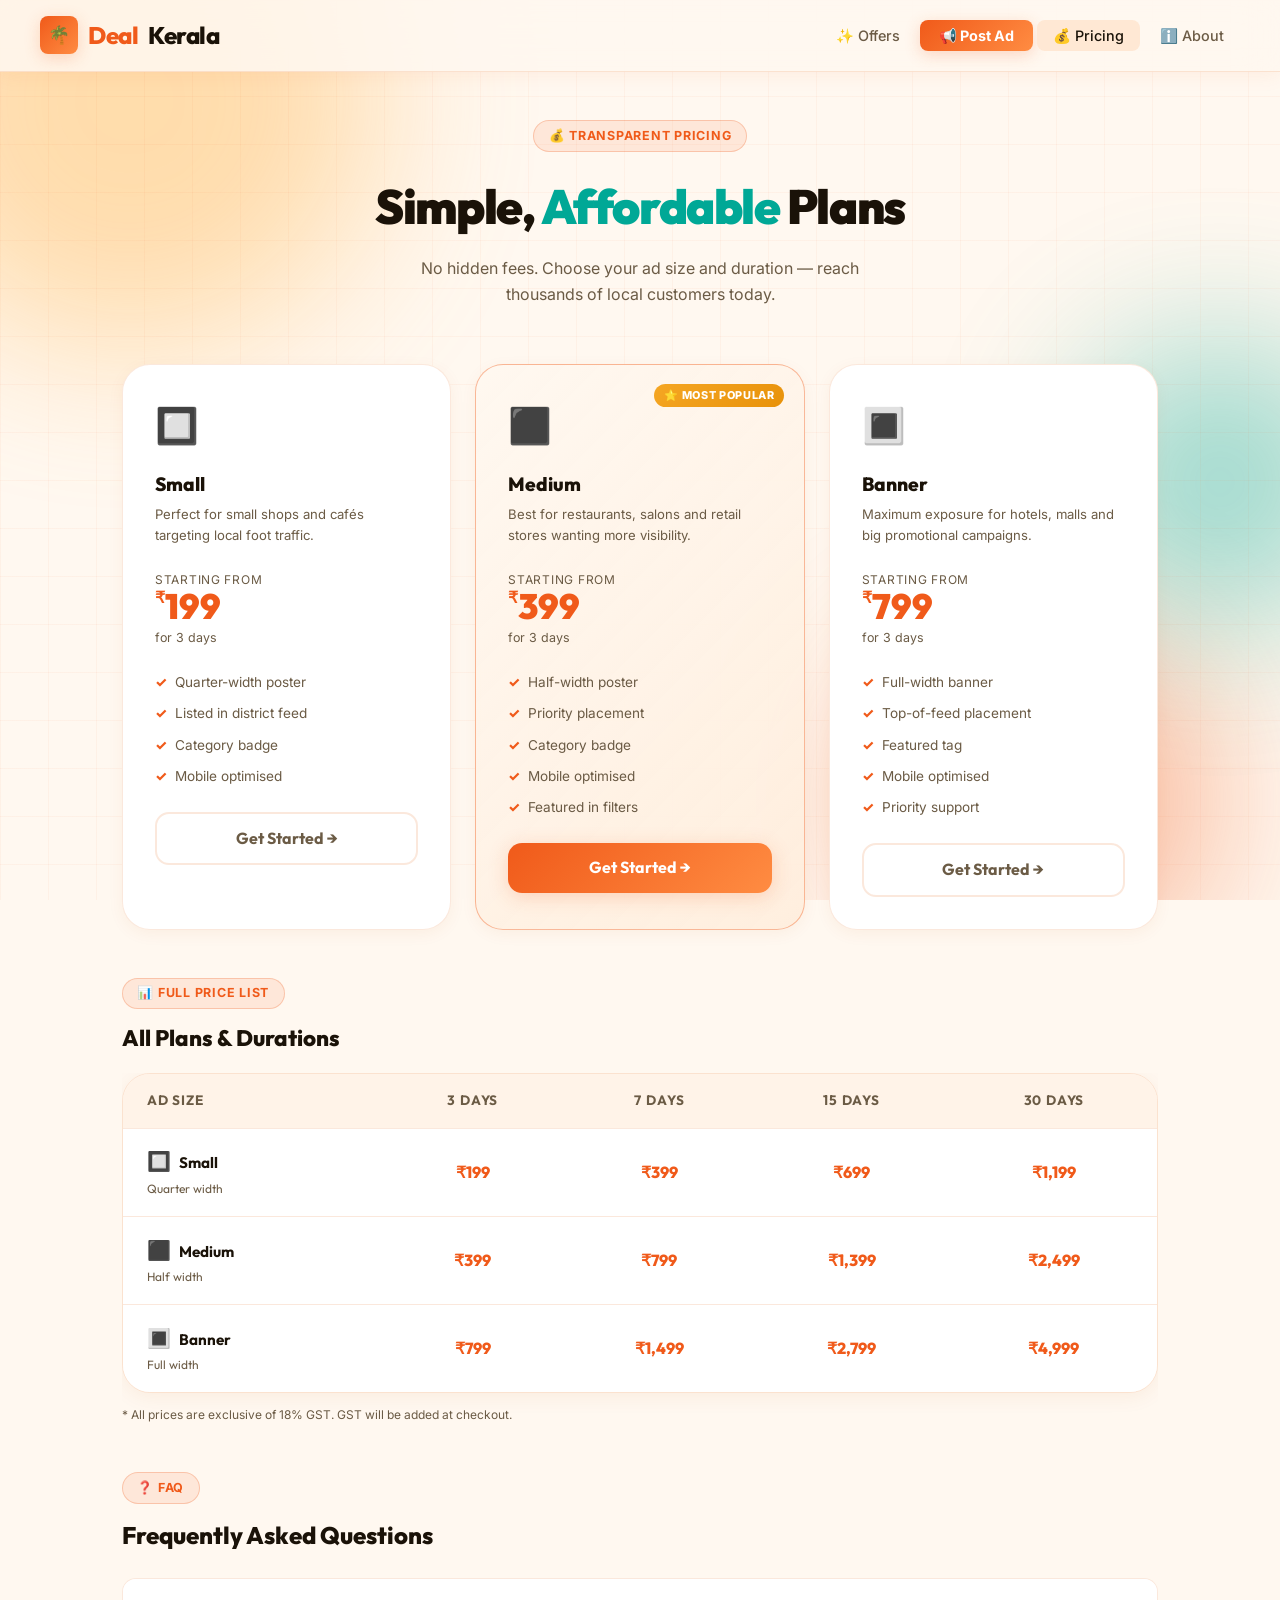
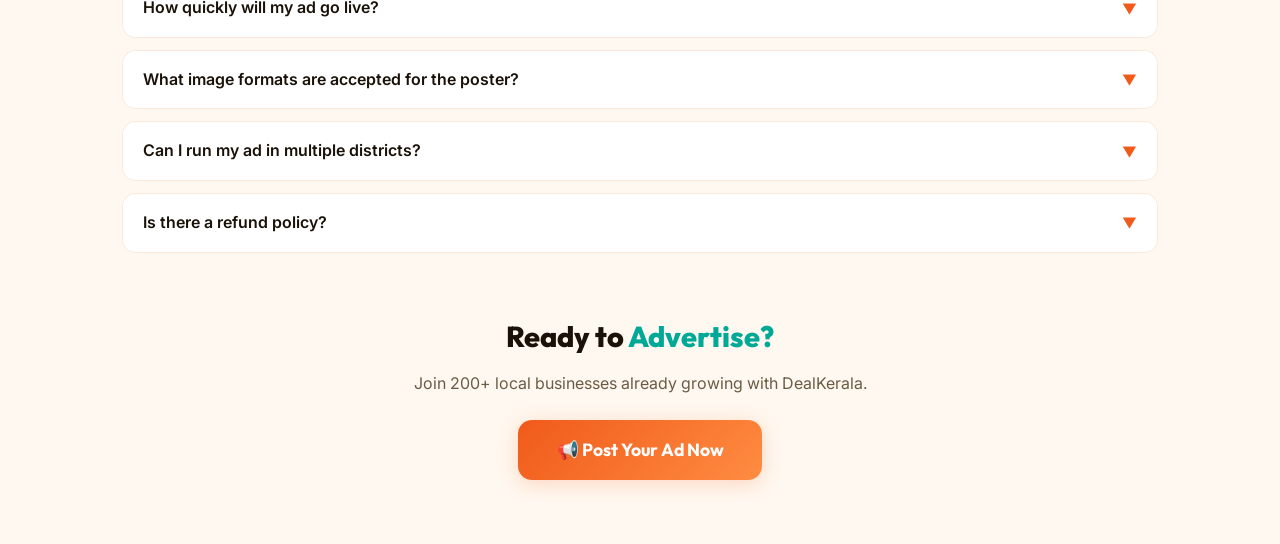
<file: pricing.html>
<!DOCTYPE html>
<html lang="en">
<head>
  <meta charset="UTF-8"/>
  <meta name="viewport" content="width=device-width, initial-scale=1.0"/>
  <title>DealKerala — Pricing Plans</title>
  <meta name="description" content="Affordable ad packages for businesses across Kerala. Choose your size and duration."/>
  <link rel="stylesheet" href="pricing.css"/>
</head>
<body>

<div class="page-bg">
  <div class="bg-orb bg-orb-1"></div>
  <div class="bg-orb bg-orb-2"></div>
  <div class="bg-orb bg-orb-3"></div>
  <div class="bg-grid"></div>
</div>

<!-- NAVBAR -->
<nav class="navbar">
  <a href="index.html" class="navbar-brand">
    <div class="logo-icon">🌴</div>
    <span class="brand-deal">Deal</span><span class="brand-kerala">Kerala</span>
  </a>
  <ul class="navbar-links" id="navbar-links">
    <li><a href="home.html">✨ Offers</a></li>
    <li><a href="post_ad.html" class="btn-post-nav">📢 Post Ad</a></li>
    <li><a href="pricing.html" class="active">💰 Pricing</a></li>
    <li><a href="about.html">ℹ️ About</a></li>
  </ul>
  <button class="hamburger" id="hamburger-btn" aria-label="Toggle navigation" aria-expanded="false">
    <span></span><span></span><span></span>
  </button>
</nav>

<div class="page-wrap">

  <!-- Hero -->
  <div class="pricing-hero anim-fadeUp">
    <div class="section-tag">💰 Transparent Pricing</div>
    <h1>Simple, <span style="color:var(--clr-teal)">Affordable</span> Plans</h1>
    <p>No hidden fees. Choose your ad size and duration — reach thousands of local customers today.</p>
  </div>

  <!-- Plan cards (most popular sizes) -->
  <div class="plan-cards anim-fadeUp delay-1">
    <div class="plan-card">
      <div class="plan-icon">🔲</div>
      <div class="plan-name">Small</div>
      <div class="plan-desc">Perfect for small shops and cafés targeting local foot traffic.</div>
      <div class="plan-from">Starting from</div>
      <div class="plan-price"><sup>₹</sup>199</div>
      <div class="plan-dur">for 3 days</div>
      <ul class="plan-features">
        <li>Quarter-width poster</li>
        <li>Listed in district feed</li>
        <li>Category badge</li>
        <li>Mobile optimised</li>
      </ul>
      <a href="post_ad.html" class="btn btn-ghost w-full" style="justify-content:center">Get Started →</a>
    </div>

    <div class="plan-card popular">
      <div class="popular-badge">⭐ Most Popular</div>
      <div class="plan-icon">⬛</div>
      <div class="plan-name">Medium</div>
      <div class="plan-desc">Best for restaurants, salons and retail stores wanting more visibility.</div>
      <div class="plan-from">Starting from</div>
      <div class="plan-price"><sup>₹</sup>399</div>
      <div class="plan-dur">for 3 days</div>
      <ul class="plan-features">
        <li>Half-width poster</li>
        <li>Priority placement</li>
        <li>Category badge</li>
        <li>Mobile optimised</li>
        <li>Featured in filters</li>
      </ul>
      <a href="post_ad.html" class="btn btn-primary w-full" style="justify-content:center">Get Started →</a>
    </div>

    <div class="plan-card">
      <div class="plan-icon">🔳</div>
      <div class="plan-name">Banner</div>
      <div class="plan-desc">Maximum exposure for hotels, malls and big promotional campaigns.</div>
      <div class="plan-from">Starting from</div>
      <div class="plan-price"><sup>₹</sup>799</div>
      <div class="plan-dur">for 3 days</div>
      <ul class="plan-features">
        <li>Full-width banner</li>
        <li>Top-of-feed placement</li>
        <li>Featured tag</li>
        <li>Mobile optimised</li>
        <li>Priority support</li>
      </ul>
      <a href="post_ad.html" class="btn btn-ghost w-full" style="justify-content:center">Get Started →</a>
    </div>
  </div>

  <!-- Full pricing table -->
  <div style="margin-bottom:1rem">
    <div class="section-tag" style="margin-bottom:0.75rem">📊 Full Price List</div>
    <h2 style="font-family:var(--font-head);font-size:1.4rem;font-weight:800">All Plans &amp; Durations</h2>
  </div>
  <div class="pricing-table-wrap anim-fadeUp delay-2">
    <table class="pricing-table">
      <thead>
        <tr>
          <th>Ad Size</th>
          <th>3 Days</th>
          <th>7 Days</th>
          <th>15 Days</th>
          <th>30 Days</th>
        </tr>
      </thead>
      <tbody>
        <tr>
          <td><span class="size-icon">🔲</span>Small<span class="dim">Quarter width</span></td>
          <td><span class="price">₹199</span></td>
          <td><span class="price">₹399</span></td>
          <td><span class="price">₹699</span></td>
          <td><span class="price">₹1,199</span></td>
        </tr>
        <tr>
          <td><span class="size-icon">⬛</span>Medium<span class="dim">Half width</span></td>
          <td><span class="price">₹399</span></td>
          <td><span class="price">₹799</span></td>
          <td><span class="price">₹1,399</span></td>
          <td><span class="price">₹2,499</span></td>
        </tr>
        <tr>
          <td><span class="size-icon">🔳</span>Banner<span class="dim">Full width</span></td>
          <td><span class="price">₹799</span></td>
          <td><span class="price">₹1,499</span></td>
          <td><span class="price">₹2,799</span></td>
          <td><span class="price">₹4,999</span></td>
        </tr>
      </tbody>
    </table>
    <p style="font-size:0.75rem;color:var(--clr-text-muted);margin-top:0.75rem">* All prices are exclusive of 18% GST. GST will be added at checkout.</p>
  </div>

  <!-- FAQ -->
  <div class="faq-section anim-fadeUp delay-3">
    <div class="section-tag" style="margin-bottom:0.75rem">❓ FAQ</div>
    <h2>Frequently Asked Questions</h2>

    <div class="faq-item" onclick="toggleFaq(this)">
      <div class="faq-q">How quickly will my ad go live? <span class="arrow">▼</span></div>
      <div class="faq-a">After payment and submission, your ad is reviewed by our team within 4–6 hours. Once approved it goes live immediately and runs for the selected duration.</div>
    </div>
    <div class="faq-item" onclick="toggleFaq(this)">
      <div class="faq-q">What image formats are accepted for the poster? <span class="arrow">▼</span></div>
      <div class="faq-a">We accept JPG, PNG and WebP images up to 5MB. For best results, use high-resolution images (at least 1200×600px for banners).</div>
    </div>
    <div class="faq-item" onclick="toggleFaq(this)">
      <div class="faq-q">Can I run my ad in multiple districts? <span class="arrow">▼</span></div>
      <div class="faq-a">Yes! You can post separate ads for different districts. Each district placement is priced individually.</div>
    </div>
    <div class="faq-item" onclick="toggleFaq(this)">
      <div class="faq-q">Is there a refund policy? <span class="arrow">▼</span></div>
      <div class="faq-a">If your ad is rejected during review, you will receive a full refund. Once an ad is live, we do not offer refunds but can pause/reschedule on request.</div>
    </div>
  </div>

  <!-- Bottom CTA -->
  <div style="text-align:center;padding:3rem 0 0" class="anim-fadeUp delay-4">
    <h2 style="font-family:var(--font-head);font-size:1.8rem;font-weight:800;margin-bottom:0.75rem">
      Ready to <span style="color:var(--clr-teal)">Advertise?</span>
    </h2>
    <p style="color:var(--clr-text-muted);margin-bottom:1.5rem">Join 200+ local businesses already growing with DealKerala.</p>
    <a href="post_ad.html" class="btn btn-primary btn-lg">📢 Post Your Ad Now</a>
  </div>

</div>

<script src="pricing.js"></script>
</body>
</html>
</file>
<file: index.css>
/* ============================================================
   index.css — Landing Page Styles (index.html) — Colorful Theme
   ============================================================ */

@import url('https://fonts.googleapis.com/css2?family=Outfit:wght@300;400;500;600;700;800;900&family=Inter:wght@300;400;500;600&display=swap');

:root {
  --clr-bg:           #fff8f0;
  --clr-surface:      #ffffff;
  --clr-surface-2:    #fff3e8;
  --clr-surface-3:    #ffe8d4;
  --clr-border:       rgba(230,130,60,0.18);
  --clr-primary:      #f05a1a;
  --clr-primary-dk:   #c2400a;
  --clr-primary-glow: rgba(240,90,26,0.22);
  --clr-teal:         #00a896;
  --clr-teal-dark:    #007a6d;
  --clr-teal-glow:    rgba(0,168,150,0.22);
  --clr-gold:         #f5a623;
  --clr-gold-dark:    #c27d0a;
  --clr-gold-glow:    rgba(245,166,35,0.25);
  --clr-text:         #1a1208;
  --clr-text-muted:   #6b5b45;
  --clr-text-dim:     #b0957a;
  --grad-hero:    linear-gradient(135deg,#fff8f0 0%,#ffecd8 50%,#fff0f5 100%);
  --grad-primary: linear-gradient(135deg,#f05a1a,#ff8c42);
  --grad-teal:    linear-gradient(135deg,#00a896,#007a6d);
  --grad-gold:    linear-gradient(135deg,#f5a623,#e8920a);
  --radius-sm: 8px; --radius-md: 14px; --radius-lg: 20px; --radius-xl: 28px;
  --shadow-card: 0 8px 32px rgba(180,80,20,0.1);
  --trans-fast: 0.2s ease; --trans-med: 0.35s ease; --trans-slow: 0.6s ease;
  --font-head: 'Outfit', sans-serif;
  --font-body: 'Inter', sans-serif;
  --nav-h: 72px;
}

*, *::before, *::after { box-sizing: border-box; margin: 0; padding: 0; }
html { scroll-behavior: smooth; }
body { font-family: var(--font-body); background: var(--clr-bg); color: var(--clr-text); min-height: 100vh; line-height: 1.6; -webkit-font-smoothing: antialiased; }
img { max-width: 100%; display: block; }
a { text-decoration: none; color: inherit; }
button, select, input { font-family: inherit; }
::-webkit-scrollbar { width: 6px; }
::-webkit-scrollbar-track { background: var(--clr-surface-2); }
::-webkit-scrollbar-thumb { background: var(--clr-primary); border-radius: 3px; }



/* ── Buttons ────────────────────────────────────────────────── */
.btn { display: inline-flex; align-items: center; gap: 8px; padding: 0.75rem 1.8rem; border-radius: var(--radius-md); font-family: var(--font-head); font-size: 1rem; font-weight: 700; cursor: pointer; border: none; transition: all var(--trans-med); }
.btn-primary { background: var(--grad-primary); color: #fff; box-shadow: 0 4px 20px var(--clr-primary-glow); }
.btn-primary:hover { transform: translateY(-2px); box-shadow: 0 8px 32px var(--clr-primary-glow); }
.btn-gold { background: var(--grad-gold); color: #fff; box-shadow: 0 4px 20px var(--clr-gold-glow); }
.btn-gold:hover { transform: translateY(-2px); box-shadow: 0 8px 32px var(--clr-gold-glow); }
.btn-ghost { background: transparent; border: 2px solid var(--clr-border); color: var(--clr-text-muted); }
.btn-ghost:hover { border-color: var(--clr-primary); color: var(--clr-primary); }
.btn-lg { padding: 1rem 2.4rem; font-size: 1.1rem; }
.w-full { width: 100%; }

/* ── Section tag ─────────────────────────────────────────── */
.section-tag { display: inline-flex; align-items: center; gap: 6px; padding: 0.3rem 0.9rem; border-radius: 999px; background: rgba(240,90,26,0.1); border: 1px solid rgba(240,90,26,0.25); font-size: 0.78rem; font-weight: 700; color: var(--clr-primary); letter-spacing: 0.06em; text-transform: uppercase; }

/* ── Animations ─────────────────────────────────────────────── */
@keyframes fadeUp { from { opacity: 0; transform: translateY(24px); } to { opacity: 1; transform: translateY(0); } }
@keyframes float { 0%, 100% { transform: translateY(0px); } 50% { transform: translateY(-8px); } }
@keyframes glowPulse { 0%, 100% { box-shadow: 0 4px 20px var(--clr-primary-glow); } 50% { box-shadow: 0 8px 40px rgba(240,90,26,0.4); } }
.anim-fadeUp { animation: fadeUp 0.65s ease both; }
.delay-1 { animation-delay: 0.1s; } .delay-2 { animation-delay: 0.2s; } .delay-3 { animation-delay: 0.35s; } .delay-4 { animation-delay: 0.5s; }

#particles-canvas { position: fixed; top: 0; left: 0; width: 100%; height: 100%; pointer-events: none; z-index: 0; }

/* ── INDEX PAGE ─────────────────────────────────────────────── */
body { overflow-x: hidden; }

.hero-bg { position: fixed; inset: 0; z-index: 0; background: var(--grad-hero); overflow: hidden; }
.hero-bg svg { position: absolute; inset: 0; width: 100%; height: 100%; }

.orb { position: absolute; border-radius: 50%; filter: blur(80px); opacity: 0.45; animation: float 6s ease-in-out infinite; }
.orb-1 { width: 480px; height: 480px; background: #ffb347; top: -120px; left: -100px; }
.orb-2 { width: 340px; height: 340px; background: #f05a1a; bottom: -60px; right: 10%; animation-delay: 2s; }
.orb-3 { width: 260px; height: 260px; background: #00a896; top: 40%; right: -80px; animation-delay: 1s; }

.hero-grid { position: absolute; inset: 0; background-image: linear-gradient(rgba(240,90,26,0.05) 1px,transparent 1px), linear-gradient(90deg,rgba(240,90,26,0.05) 1px,transparent 1px); background-size: 48px 48px; }

/* ── Hero 3-column layout ──────────────────────────────────── */
.hero-wrapper {
  position: relative;
  z-index: 10;
  min-height: 100vh;
  display: grid;
  grid-template-columns: 1fr auto 1fr;
  align-items: center;
  padding: 0 2.5rem;
  gap: 2rem;
}
.landing-center { display: flex; flex-direction: column; align-items: center; justify-content: center; text-align: center; padding: calc(var(--nav-h) + 1rem) 0 calc(44px + 1.5rem); gap: 0; }

/* ── Feature pills strip ────────────────────────────────────── */
.feature-strip {
  display: flex;
  flex-wrap: wrap;
  gap: 10px;
  justify-content: center;
  margin-top: 2rem;
  max-width: 600px;
}
.feat-pill {
  display: flex;
  align-items: center;
  gap: 7px;
  padding: 0.42rem 1.05rem;
  border-radius: 999px;
  background: rgba(255,255,255,0.72);
  backdrop-filter: blur(12px);
  -webkit-backdrop-filter: blur(12px);
  border: 1px solid rgba(240,90,26,0.18);
  font-size: 0.8rem;
  font-weight: 600;
  color: var(--clr-text-muted);
  cursor: default;
  transition: all 0.25s ease;
  box-shadow: 0 2px 10px rgba(240,90,26,0.06);
  animation: featBounceIn 0.5s ease both;
}
.feat-pill:hover {
  background: rgba(240,90,26,0.1);
  border-color: rgba(240,90,26,0.4);
  color: var(--clr-primary);
  transform: translateY(-3px) scale(1.04);
  box-shadow: 0 6px 20px rgba(240,90,26,0.18);
}
.feat-pill:nth-child(1){ animation-delay: 0.55s; }
.feat-pill:nth-child(2){ animation-delay: 0.62s; }
.feat-pill:nth-child(3){ animation-delay: 0.69s; }
.feat-pill:nth-child(4){ animation-delay: 0.76s; }
.feat-pill:nth-child(5){ animation-delay: 0.83s; }
.feat-pill:nth-child(6){ animation-delay: 0.90s; }
.feat-pill:nth-child(7){ animation-delay: 0.97s; }
.feat-pill:nth-child(8){ animation-delay: 1.04s; }
.feat-icon { font-size: 1rem; }

@keyframes featBounceIn {
  from { opacity: 0; transform: scale(0.7) translateY(12px); }
  60%  { transform: scale(1.08) translateY(-3px); }
  to   { opacity: 1; transform: scale(1) translateY(0); }
}

/* ── How it works row ───────────────────────────────────────── */
.how-row {
  display: flex;
  align-items: center;
  gap: 0.6rem;
  margin-top: 1rem;
  animation-delay: 0.9s;
}
.how-step {
  display: flex;
  flex-direction: column;
  align-items: center;
  gap: 5px;
  position: relative;
  cursor: default;
  transition: transform 0.25s ease;
}
.how-step:hover { transform: translateY(-4px); }
.how-num {
  font-family: var(--font-head);
  font-size: 0.62rem;
  font-weight: 800;
  letter-spacing: 0.12em;
  color: var(--clr-primary);
  background: rgba(240,90,26,0.1);
  border: 1px solid rgba(240,90,26,0.25);
  border-radius: 999px;
  padding: 1px 8px;
}
.how-icon {
  width: 52px;
  height: 52px;
  border-radius: 16px;
  background: rgba(255,255,255,0.85);
  backdrop-filter: blur(10px);
  -webkit-backdrop-filter: blur(10px);
  border: 1px solid rgba(240,90,26,0.18);
  box-shadow: 0 4px 18px rgba(240,90,26,0.1);
  display: flex;
  align-items: center;
  justify-content: center;
  font-size: 1.5rem;
  transition: box-shadow 0.25s ease;
}
.how-step:hover .how-icon {
  box-shadow: 0 8px 28px rgba(240,90,26,0.22);
  border-color: rgba(240,90,26,0.4);
}
.how-label {
  font-size: 0.72rem;
  font-weight: 600;
  color: var(--clr-text-muted);
  white-space: nowrap;
}
.how-arrow {
  font-size: 1.1rem;
  color: var(--clr-primary);
  opacity: 0.45;
  margin-top: 8px;
  animation: arrowPulse 1.8s ease-in-out infinite;
}
@keyframes arrowPulse {
  0%, 100% { opacity: 0.35; transform: translateX(0); }
  50% { opacity: 0.75; transform: translateX(4px); }
}

/* ── Marquee bar ────────────────────────────────────────────── */
.marquee-bar {
  position: fixed;
  bottom: 0;
  left: 0;
  right: 0;
  z-index: 20;
  overflow: hidden;
  background: rgba(255,248,240,0.92);
  backdrop-filter: blur(16px);
  -webkit-backdrop-filter: blur(16px);
  border-top: 1px solid rgba(240,90,26,0.15);
  padding: 0.6rem 0;
  box-shadow: 0 -4px 24px rgba(240,90,26,0.06);
}
.marquee-track {
  display: flex;
  gap: 0;
  white-space: nowrap;
  animation: marqueeScroll 35s linear infinite;
  width: max-content;
}
.marquee-track span {
  display: inline-block;
  padding: 0 2.2rem;
  font-size: 0.78rem;
  font-weight: 600;
  color: var(--clr-text-muted);
  border-right: 1px solid rgba(240,90,26,0.15);
  transition: color 0.2s ease;
}
.marquee-track span:hover { color: var(--clr-primary); }
@keyframes marqueeScroll {
  from { transform: translateX(0); }
  to   { transform: translateX(-50%); }
}
.marquee-bar:hover .marquee-track { animation-play-state: paused; }

/* ── Responsive tweaks ──────────────────────────────────────── */
@media (max-width: 600px) {
  .how-row { gap: 0.3rem; }
  .how-icon { width: 42px; height: 42px; font-size: 1.2rem; }
  .how-label { font-size: 0.65rem; }
  .feature-strip { gap: 7px; }
  .feat-pill { font-size: 0.73rem; padding: 0.35rem 0.85rem; }
}

.logo-mark { display: flex; align-items: center; justify-content: center; gap: 16px; margin-top: 0; margin-bottom: 1rem; }
.logo-emblem { width: 72px; height: 72px; background: var(--grad-primary); border-radius: 18px; display: flex; align-items: center; justify-content: center; font-size: 2rem; box-shadow: 0 8px 40px var(--clr-primary-glow); animation: glowPulse 3s ease-in-out infinite; }
.logo-text-wrap { text-align: left; }
.logo-name { font-family: var(--font-head); font-size: 2.8rem; font-weight: 900; letter-spacing: -0.04em; line-height: 1; }
.logo-name .deal { color: var(--clr-primary); }
.logo-name .kerala { color: var(--clr-text); }
.logo-tagline { font-size: 0.82rem; font-weight: 500; color: var(--clr-text-muted); letter-spacing: 0.12em; text-transform: uppercase; margin-top: 4px; }

.hero-headline { font-family: var(--font-head); font-size: clamp(1.6rem,4.5vw,3.2rem); font-weight: 800; letter-spacing: -0.03em; line-height: 1.15; max-width: 680px; margin-bottom: 0.6rem; color: var(--clr-text); }
.hero-headline em { font-style: normal; background: linear-gradient(90deg,var(--clr-primary),var(--clr-gold)); -webkit-background-clip: text; background-clip: text; -webkit-text-fill-color: transparent; }
.hero-sub { color: var(--clr-text-muted); font-size: 1rem; max-width: 480px; margin: 0 auto 1.4rem; }

.location-card { background: rgba(255,255,255,0.88); backdrop-filter: blur(24px); -webkit-backdrop-filter: blur(24px); border: 1px solid rgba(240,90,26,0.2); border-radius: var(--radius-xl); padding: 2rem 2.4rem 2.4rem; width: 100%; max-width: 440px; box-shadow: 0 24px 64px rgba(180,60,10,0.12); }
.location-card h2 { font-family: var(--font-head); font-size: 1.05rem; font-weight: 700; margin-bottom: 1rem; color: var(--clr-text); display: flex; align-items: center; gap: 8px; }
.location-card h2 span.pin { color: var(--clr-primary); font-size: 1.2rem; }

.district-select-wrapper { position: relative; margin-bottom: 1.2rem; }
.district-select-wrapper .pin-icon { position: absolute; left: 14px; top: 50%; transform: translateY(-50%); color: var(--clr-primary); font-size: 1rem; pointer-events: none; }
.district-select-wrapper select { background: var(--clr-surface-2); border: 1px solid rgba(240,90,26,0.2); border-radius: var(--radius-md); padding: 0.85rem 2.5rem 0.85rem 2.8rem; color: var(--clr-text); font-size: 0.97rem; font-weight: 500; width: 100%; outline: none; appearance: none; cursor: pointer; transition: border-color var(--trans-fast), box-shadow var(--trans-fast); background-image: url("data:image/svg+xml,%3Csvg xmlns='http://www.w3.org/2000/svg' width='12' height='8'%3E%3Cpath d='M1 1l5 5 5-5' stroke='%23f05a1a' stroke-width='2' fill='none' stroke-linecap='round'/%3E%3C/svg%3E"); background-repeat: no-repeat; background-position: right 14px center; }
.district-select-wrapper select:focus { border-color: var(--clr-primary); box-shadow: 0 0 0 3px var(--clr-primary-glow); }
.district-select-wrapper select option { background: #fff; color: var(--clr-text); }

#btn-view-deals { width: 100%; justify-content: center; padding: 1rem; font-size: 1rem; border-radius: var(--radius-md); }
#btn-view-deals:disabled { opacity: 0.4; cursor: not-allowed; transform: none !important; }

.location-card .stats-row { display: flex; gap: 1rem; margin-top: 1.4rem; padding-top: 1.4rem; border-top: 1px solid var(--clr-border); }
.stat-item { flex: 1; text-align: center; }
.stat-val { font-family: var(--font-head); font-size: 1.3rem; font-weight: 800; color: var(--clr-primary); }
.stat-lbl { font-size: 0.72rem; color: var(--clr-text-muted); margin-top: 2px; text-transform: uppercase; letter-spacing: 0.06em; }

.districts-hint { display: flex; flex-wrap: wrap; gap: 6px; justify-content: center; margin-top: 1.5rem; max-width: 500px; }
.district-chip { background: rgba(255,255,255,0.7); border: 1px solid rgba(240,90,26,0.2); border-radius: 999px; padding: 4px 12px; font-size: 0.72rem; color: var(--clr-text-muted); transition: all var(--trans-fast); cursor: pointer; }
.district-chip:hover { background: rgba(240,90,26,0.1); border-color: rgba(240,90,26,0.4); color: var(--clr-primary); }

@keyframes shake { 0%, 100% { transform: translateX(0); } 20%, 60% { transform: translateX(-6px); } 40%, 80% { transform: translateX(6px); } }
.shake { animation: shake 0.4s ease; }

/* ── Side panels ───────────────────────────────────────────── */
.hero-left, .hero-right {
  display: flex;
  flex-direction: column;
  gap: 1.2rem;
  padding-top: calc(var(--nav-h) + 1rem);
  padding-bottom: calc(44px + 1.5rem);
}
.hero-left  { align-items: flex-end; }
.hero-right { align-items: flex-start; }

/* ── Floating deal preview cards ───────────────────────────── */
.side-card {
  width: 215px;
  background: rgba(255,255,255,0.9);
  backdrop-filter: blur(24px);
  -webkit-backdrop-filter: blur(24px);
  border: 1px solid rgba(240,90,26,0.16);
  border-radius: 20px;
  padding: 1.15rem 1.3rem 1rem;
  box-shadow: 0 12px 40px rgba(180,60,10,0.09), 0 2px 8px rgba(180,60,10,0.06);
  transition: box-shadow 0.35s ease;
  cursor: default;
  position: relative;
  overflow: hidden;
}
.side-card::before {
  content: '';
  position: absolute;
  top: 0; left: 0; right: 0;
  height: 3px;
  background: var(--grad-primary);
  border-radius: 20px 20px 0 0;
  opacity: 0.7;
}
.side-card:hover {
  box-shadow: 0 24px 60px rgba(180,60,10,0.18);
  animation-play-state: paused;
  transform: translateY(-6px) scale(1.02);
}

/* Float keyframes */
.sc-1 { animation: floatCard1 7.0s ease-in-out infinite; }
.sc-2 { animation: floatCard2 8.5s ease-in-out infinite 1.2s; }
.sc-3 { animation: floatCard2 9.0s ease-in-out infinite 0.5s; }
.sc-4 { animation: floatCard1 7.8s ease-in-out infinite 1.8s; }

@keyframes floatCard1 {
  0%, 100% { transform: translateY(0px) rotate(-0.6deg); }
  50%       { transform: translateY(-14px) rotate(0.4deg); }
}
@keyframes floatCard2 {
  0%, 100% { transform: translateY(0px) rotate(0.6deg); }
  50%       { transform: translateY(-12px) rotate(-0.3deg); }
}

/* Badge variants */
.sc-badge {
  display: inline-flex;
  align-items: center;
  gap: 4px;
  padding: 3px 10px;
  border-radius: 999px;
  font-size: 0.67rem;
  font-weight: 700;
  letter-spacing: 0.04em;
  margin-bottom: 0.65rem;
}
.sc-badge.hot   { background: rgba(240,90,26,0.12);  color: #f05a1a; border: 1px solid rgba(240,90,26,0.28); }
.sc-badge.teal  { background: rgba(0,168,150,0.12);  color: #00a896; border: 1px solid rgba(0,168,150,0.28); }
.sc-badge.gold  { background: rgba(245,166,35,0.14); color: #c27d0a; border: 1px solid rgba(245,166,35,0.32); }
.sc-badge.grand { background: rgba(130,80,220,0.12); color: #7c3aed; border: 1px solid rgba(130,80,220,0.28); }

.sc-category { font-size: 0.7rem; color: var(--clr-text-dim); margin-bottom: 3px; }
.sc-title    { font-family: var(--font-head); font-size: 1.05rem; font-weight: 800; color: var(--clr-text); margin-bottom: 3px; }
.sc-location { font-size: 0.69rem; color: var(--clr-text-dim); margin-bottom: 0.65rem; }
.sc-offer    { font-size: 0.77rem; color: var(--clr-text-muted); line-height: 1.4; }
.sc-offer strong {
  display: block;
  font-family: var(--font-head);
  font-size: 1.08rem;
  font-weight: 800;
  color: var(--clr-primary);
  margin-top: 2px;
}
.sc-divider {
  height: 1px;
  background: var(--clr-border);
  margin: 0.7rem 0 0.55rem;
}
.sc-footer {
  font-size: 0.67rem;
  font-weight: 600;
  color: var(--clr-text-dim);
  text-transform: uppercase;
  letter-spacing: 0.07em;
}

/* Live / trust pills */
.side-pill {
  display: flex;
  align-items: center;
  gap: 8px;
  background: rgba(255,255,255,0.82);
  backdrop-filter: blur(14px);
  -webkit-backdrop-filter: blur(14px);
  border: 1px solid rgba(240,90,26,0.14);
  border-radius: 999px;
  padding: 0.48rem 1.05rem;
  font-size: 0.74rem;
  color: var(--clr-text-muted);
  box-shadow: 0 4px 16px rgba(180,60,10,0.07);
  white-space: nowrap;
}

/* Pulsing green dot */
.live-dot {
  width: 8px; height: 8px;
  border-radius: 50%;
  background: #22c55e;
  flex-shrink: 0;
  box-shadow: 0 0 0 0 rgba(34,197,94,0.45);
  animation: livePulse 1.6s ease-in-out infinite;
}
@keyframes livePulse {
  0%   { box-shadow: 0 0 0 0   rgba(34,197,94,0.45); }
  70%  { box-shadow: 0 0 0 9px rgba(34,197,94,0); }
  100% { box-shadow: 0 0 0 0   rgba(34,197,94,0); }
}

/* Trust icon stack */
.trust-icons {
  display: flex;
}
.trust-icons span {
  width: 22px; height: 22px;
  border-radius: 50%;
  background: rgba(240,90,26,0.09);
  border: 2px solid rgba(255,255,255,0.9);
  display: flex; align-items: center; justify-content: center;
  font-size: 0.65rem;
  margin-left: -6px;
}
.trust-icons span:first-child { margin-left: 0; }

/* ── Hide side panels on small screens ─────────────────────── */
@media (max-width: 1100px) {
  .hero-wrapper {
    grid-template-columns: 1fr;
    justify-items: center;
    padding: 0 1.5rem;
  }
  .hero-left, .hero-right { display: none; }
}
@media (max-width: 600px) {
  .landing-center { padding: 5rem 0 1.5rem; }
}

/* ════════════════════════════════════════════════════════════
   Decorative side-panel elements
   ════════════════════════════════════════════════════════════ */

/* ── Floating emoji bubbles ────────────────────────────────── */
.deco-bubble {
  display: flex;
  align-items: center;
  justify-content: center;
  background: rgba(255,255,255,0.82);
  backdrop-filter: blur(20px);
  -webkit-backdrop-filter: blur(20px);
  border: 1px solid rgba(240,90,26,0.14);
  border-radius: 18px;
  box-shadow: 0 8px 28px rgba(180,60,10,0.09);
  cursor: default;
  flex-shrink: 0;
  transition: transform 0.3s ease, box-shadow 0.3s ease;
}
.deco-bubble:hover {
  box-shadow: 0 14px 36px rgba(180,60,10,0.16);
}

/* Sizes + individual float speeds */
.db-1 { width: 66px; height: 66px; border-radius: 20px; font-size: 1.7rem;
         animation: dbF1 6.5s ease-in-out infinite; }
.db-2 { width: 52px; height: 52px; border-radius: 16px; font-size: 1.35rem;
         animation: dbF2 7.8s ease-in-out infinite 0.9s; }
.db-3 { width: 46px; height: 46px; border-radius: 14px; font-size: 1.15rem;
         animation: dbF1 5.9s ease-in-out infinite 1.7s; }
.db-4 { width: 60px; height: 60px; border-radius: 18px; font-size: 1.6rem;
         animation: dbF2 7.1s ease-in-out infinite 0.4s; }
.db-5 { width: 50px; height: 50px; border-radius: 16px; font-size: 1.3rem;
         animation: dbF1 6.9s ease-in-out infinite 1.2s; }
.db-6 { width: 44px; height: 44px; border-radius: 14px; font-size: 1.1rem;
         animation: dbF2 5.6s ease-in-out infinite 2.0s; }

@keyframes dbF1 {
  0%, 100% { transform: translateY(0px) rotate(-4deg); }
  50%       { transform: translateY(-18px) rotate(4deg); }
}
@keyframes dbF2 {
  0%, 100% { transform: translateY(0px) rotate(3deg); }
  50%       { transform: translateY(-14px) rotate(-3deg); }
}

/* ── Dashed rotating rings ─────────────────────────────────── */
.deco-ring {
  border-radius: 50%;
  flex-shrink: 0;
}
.dr-lg {
  width: 155px; height: 155px;
  border: 2px dashed rgba(240,90,26,0.22);
  animation: ringCW 22s linear infinite;
}
.dr-md {
  width: 115px; height: 115px;
  border: 2px dashed rgba(0,168,150,0.28);
  animation: ringCCW 18s linear infinite;
}
@keyframes ringCW  { from { transform: rotate(0deg);   } to { transform: rotate(360deg);  } }
@keyframes ringCCW { from { transform: rotate(0deg);   } to { transform: rotate(-360deg); } }

/* ── Dot grid ──────────────────────────────────────────────── */
.deco-dots {
  display: grid;
  grid-template-columns: repeat(5, 6px);
  gap: 9px;
  opacity: 0.25;
}
.deco-dots span {
  width: 6px; height: 6px;
  border-radius: 50%;
  background: var(--clr-primary);
}

/* ── "14 Districts" stat pill ──────────────────────────────── */
.deco-stat-pill {
  display: flex;
  flex-direction: column;
  align-items: center;
  padding: 0.65rem 1.4rem;
  background: rgba(255,255,255,0.85);
  backdrop-filter: blur(18px);
  -webkit-backdrop-filter: blur(18px);
  border: 1px solid rgba(240,90,26,0.16);
  border-radius: 18px;
  box-shadow: 0 10px 28px rgba(180,60,10,0.1);
  animation: dbF1 9s ease-in-out infinite 2.3s;
  flex-shrink: 0;
}
.dsp-num {
  font-family: var(--font-head);
  font-size: 1.6rem;
  font-weight: 900;
  color: var(--clr-primary);
  line-height: 1;
}
.dsp-lbl {
  font-size: 0.62rem;
  font-weight: 700;
  color: var(--clr-text-dim);
  text-transform: uppercase;
  letter-spacing: 0.09em;
  margin-top: 4px;
}

/* ── "500+ Deals Live" pulsing pill ───────────────────────── */
.deco-live-pill {
  display: flex;
  align-items: center;
  gap: 8px;
  padding: 0.52rem 1.15rem;
  background: rgba(255,255,255,0.85);
  backdrop-filter: blur(18px);
  -webkit-backdrop-filter: blur(18px);
  border: 1px solid rgba(34,197,94,0.24);
  border-radius: 999px;
  font-size: 0.76rem;
  color: var(--clr-text-muted);
  box-shadow: 0 6px 22px rgba(34,197,94,0.12);
  animation: dbF2 8s ease-in-out infinite 2.5s;
  flex-shrink: 0;
  white-space: nowrap;
}
</file>
<file: about.css>
/* ============================================================
   about.css — About Page Styles — Colorful Theme
   ============================================================ */

@import url('https://fonts.googleapis.com/css2?family=Outfit:wght@300;400;500;600;700;800;900&family=Inter:wght@300;400;500;600&display=swap');

:root {
  --clr-bg:           #fff8f0;
  --clr-surface:      #ffffff;
  --clr-surface-2:    #fff3e8;
  --clr-surface-3:    #ffe8d4;
  --clr-border:       rgba(230,130,60,0.18);
  --clr-primary:      #f05a1a;
  --clr-primary-dk:   #c2400a;
  --clr-primary-glow: rgba(240,90,26,0.22);
  --clr-teal:         #00a896;
  --clr-teal-dark:    #007a6d;
  --clr-teal-glow:    rgba(0,168,150,0.22);
  --clr-gold:         #f5a623;
  --clr-gold-dark:    #c27d0a;
  --clr-gold-glow:    rgba(245,166,35,0.25);
  --clr-text:         #1a1208;
  --clr-text-muted:   #6b5b45;
  --clr-text-dim:     #b0957a;
  --grad-primary: linear-gradient(135deg,#f05a1a,#ff8c42);
  --grad-teal:    linear-gradient(135deg,#00a896,#007a6d);
  --grad-gold:    linear-gradient(135deg,#f5a623,#e8920a);
  --radius-sm: 8px; --radius-md: 14px; --radius-lg: 20px; --radius-xl: 28px;
  --trans-fast: 0.2s ease; --trans-med: 0.35s ease;
  --font-head: 'Outfit', sans-serif;
  --font-body: 'Inter', sans-serif;
  --nav-h: 72px;
}

*, *::before, *::after { box-sizing: border-box; margin: 0; padding: 0; }
html { scroll-behavior: smooth; }
body { font-family: var(--font-body); background: var(--clr-bg); color: var(--clr-text); min-height: 100vh; line-height: 1.6; -webkit-font-smoothing: antialiased; }
img { max-width: 100%; display: block; }
a { text-decoration: none; color: inherit; }
button, select, input { font-family: inherit; }
::-webkit-scrollbar { width: 6px; }
::-webkit-scrollbar-track { background: var(--clr-surface-2); }
::-webkit-scrollbar-thumb { background: var(--clr-primary); border-radius: 3px; }

/* ── Page background animation ───────────────────────────── */
.page-bg { position: fixed; inset: 0; z-index: 0; pointer-events: none; overflow: hidden; background: var(--grad-hero); }
.bg-orb { position: absolute; border-radius: 50%; filter: blur(80px); opacity: 0.4; animation: float 6s ease-in-out infinite; }
.bg-orb-1 { width: 500px; height: 500px; background: #ffb347; top: -150px; left: -120px; animation-delay: 0s; }
.bg-orb-2 { width: 360px; height: 360px; background: #f05a1a; bottom: -80px; right: 5%; animation-delay: 2s; }
.bg-orb-3 { width: 280px; height: 280px; background: #00a896; top: 38%; right: -80px; animation-delay: 1s; }
.bg-grid { position: absolute; inset: 0; background-image: linear-gradient(rgba(240,90,26,0.045) 1px,transparent 1px), linear-gradient(90deg,rgba(240,90,26,0.045) 1px,transparent 1px); background-size: 48px 48px; }
body > *:not(.page-bg):not(.navbar) { position: relative; z-index: 1; }

/* ── Navbar ──────────────────────────────────────────────── */
.navbar { position: fixed; top: 0; left: 0; right: 0; z-index: 1000; height: var(--nav-h); display: flex; align-items: center; padding: 0 2.5rem; background: rgba(255,248,240,0.88); backdrop-filter: blur(20px); -webkit-backdrop-filter: blur(20px); border-bottom: 1px solid var(--clr-border); gap: 2rem; box-shadow: 0 2px 20px rgba(240,90,26,0.08); }
.navbar-brand { display: flex; align-items: center; gap: 10px; font-family: var(--font-head); font-size: 1.5rem; font-weight: 800; letter-spacing: -0.02em; flex-shrink: 0; }
.navbar-brand .logo-icon { width: 38px; height: 38px; background: var(--grad-primary); border-radius: var(--radius-sm); display: flex; align-items: center; justify-content: center; font-size: 1.1rem; box-shadow: 0 4px 16px var(--clr-primary-glow); }
.navbar-brand .brand-deal { color: var(--clr-primary); }
.navbar-brand .brand-kerala { color: var(--clr-text); }
.navbar-links { display: flex; align-items: center; gap: 0.25rem; margin-left: auto; list-style: none; }
.navbar-links a { padding: 0.45rem 1rem; border-radius: var(--radius-sm); font-size: 0.9rem; font-weight: 500; color: var(--clr-text-muted); transition: color var(--trans-fast), background var(--trans-fast); }
.navbar-links a:hover, .navbar-links a.active { color: var(--clr-text); background: var(--clr-surface-3); }
.navbar-links .btn-post-nav { background: var(--grad-primary); color: #fff !important; font-weight: 700; padding: 0.45rem 1.2rem; border-radius: var(--radius-sm); box-shadow: 0 4px 16px var(--clr-primary-glow); }
.navbar-links .btn-post-nav:hover { opacity: 0.88; }
/* Hamburger Button */
.hamburger { display: none; flex-direction: column; justify-content: space-between; width: 24px; height: 18px; background: none; border: none; cursor: pointer; z-index: 1001; }
.hamburger span { display: block; width: 100%; height: 2px; background: var(--clr-primary); border-radius: 2px; transition: all 0.3s ease; }
.hamburger.active span:nth-child(1) { transform: translateY(8px) rotate(45deg); }
.hamburger.active span:nth-child(2) { opacity: 0; }
.hamburger.active span:nth-child(3) { transform: translateY(-8px) rotate(-45deg); }

@media (max-width: 900px) { .navbar { padding: 0 1.2rem; gap: 1rem; } }
@media (max-width: 600px) {
  .navbar { backdrop-filter: none; -webkit-backdrop-filter: none; background: rgba(255,248,240,0.98); overflow: visible; }
  .hamburger { display: flex; }
  .navbar-links {
    display: none;
    position: absolute;
    top: 100%;
    left: 0;
    width: 100%;
    margin: 0;
    background: rgba(255,248,240,0.98);
    flex-direction: column;
    padding: 1.5rem;
    gap: 1rem;
    border-bottom: 1px solid var(--clr-border);
    box-shadow: 0 10px 24px rgba(0,0,0,0.12);
    z-index: 1500;
    list-style: none;
  }
  .navbar-links.active {
    display: flex;
    animation: navSlideDown 0.25s ease both;
  }
  @keyframes navSlideDown {
    from { opacity: 0; transform: translateY(-12px); }
    to   { opacity: 1; transform: translateY(0); }
  }
  .navbar-links a { width: 100%; text-align: center; padding: 0.8rem; font-size: 1.05rem; margin: 0; }
  .navbar-links .btn-post-nav { display: block; width: 100%; margin-top: 0.5rem; text-align: center; }
}

/* ── Buttons ─────────────────────────────────────────────── */
.btn { display: inline-flex; align-items: center; gap: 8px; padding: 0.75rem 1.8rem; border-radius: var(--radius-md); font-family: var(--font-head); font-size: 1rem; font-weight: 700; cursor: pointer; border: none; transition: all var(--trans-med); }
.btn-primary { background: var(--grad-primary); color: #fff; box-shadow: 0 4px 20px var(--clr-primary-glow); }
.btn-primary:hover { transform: translateY(-2px); box-shadow: 0 8px 32px var(--clr-primary-glow); }
.btn-gold { background: var(--grad-gold); color: #fff; box-shadow: 0 4px 20px var(--clr-gold-glow); }
.btn-gold:hover { transform: translateY(-2px); box-shadow: 0 8px 32px var(--clr-gold-glow); }
.btn-ghost { background: transparent; border: 2px solid var(--clr-border); color: var(--clr-text-muted); }
.btn-ghost:hover { border-color: var(--clr-primary); color: var(--clr-primary); }
.btn-lg { padding: 1rem 2.4rem; font-size: 1.1rem; }

/* ── Section tag ─────────────────────────────────────────── */
.section-tag { display: inline-flex; align-items: center; gap: 6px; padding: 0.3rem 0.9rem; border-radius: 999px; background: rgba(240,90,26,0.1); border: 1px solid rgba(240,90,26,0.25); font-size: 0.78rem; font-weight: 700; color: var(--clr-primary); letter-spacing: 0.06em; text-transform: uppercase; }

/* ── Animations ──────────────────────────────────────────── */
@keyframes fadeUp { from { opacity: 0; transform: translateY(24px); } to { opacity: 1; transform: translateY(0); } }
@keyframes float  { 0%, 100% { transform: translateY(0px); } 50% { transform: translateY(-8px); } }
.anim-fadeUp { animation: fadeUp 0.65s ease both; }
.delay-1 { animation-delay: 0.1s; } .delay-2 { animation-delay: 0.2s; } .delay-3 { animation-delay: 0.35s; } .delay-4 { animation-delay: 0.5s; }

/* ── ABOUT PAGE SPECIFIC ──────────────────────────────── */

.page-wrap { max-width: 1100px; margin: 0 auto; padding: calc(var(--nav-h) + 3rem) 2rem 4rem; }

.about-hero { text-align: center; margin-bottom: 4rem; position: relative; }
.about-hero::after { content: ''; position: absolute; bottom: -2rem; left: 50%; transform: translateX(-50%); width: 80px; height: 3px; background: var(--grad-primary); border-radius: 2px; }
.about-hero h1 { font-family: var(--font-head); font-size: clamp(2rem,4.5vw,3.2rem); font-weight: 900; letter-spacing: -0.03em; margin: 1rem 0 0.75rem; color: var(--clr-text); }
.about-hero p { color: var(--clr-text-muted); max-width: 560px; margin: 0 auto; font-size: 1.05rem; line-height: 1.7; }

/* ── Our story ────────────────────────────────────────── */
.story-section { display: grid; grid-template-columns: 1fr 1fr; gap: 3rem; align-items: center; margin-bottom: 4rem; }
.story-visual { position: relative; display: flex; align-items: center; justify-content: center; min-height: 320px; }
.story-emoji-block { font-size: 8rem; animation: float 5s ease-in-out infinite; }
.story-orb { position: absolute; width: 280px; height: 280px; border-radius: 50%; background: var(--clr-primary); filter: blur(100px); opacity: 0.12; z-index: 0; }
.story-text h2  { font-family: var(--font-head); font-size: 1.6rem; font-weight: 800; margin-bottom: 1rem; color: var(--clr-text); }
.story-text p   { color: var(--clr-text-muted); line-height: 1.8; margin-bottom: 1rem; font-size: 0.95rem; }
.story-text .highlight { color: var(--clr-primary); font-weight: 600; }

/* ── Stats strip ──────────────────────────────────────── */
.stats-strip { display: grid; grid-template-columns: repeat(4,1fr); gap: 1.5rem; margin-bottom: 4rem; }
.stat-card { background: var(--clr-surface); border: 1px solid var(--clr-border); border-radius: var(--radius-xl); padding: 2rem 1.5rem; text-align: center; transition: all 0.3s; position: relative; overflow: hidden; box-shadow: 0 4px 16px rgba(180,80,20,0.06); }
.stat-card:hover { border-color: rgba(240,90,26,0.35); transform: translateY(-4px); box-shadow: 0 16px 48px rgba(240,90,26,0.12); }
.stat-card::before { content: ''; position: absolute; top: -40px; right: -40px; width: 120px; height: 120px; border-radius: 50%; background: var(--clr-primary); filter: blur(60px); opacity: 0.08; }
.stat-icon   { font-size: 2rem; margin-bottom: 0.75rem; }
.stat-number { font-family: var(--font-head); font-size: 2.2rem; font-weight: 900; color: var(--clr-primary); line-height: 1; }
.stat-label  { font-size: 0.78rem; color: var(--clr-text-muted); margin-top: 6px; text-transform: uppercase; letter-spacing: 0.06em; font-weight: 600; }

/* ── Values section ───────────────────────────────────── */
.values-section { margin-bottom: 4rem; }
.values-section h2 { font-family: var(--font-head); font-size: 1.6rem; font-weight: 800; text-align: center; margin-bottom: 0.5rem; color: var(--clr-text); }
.values-section .sub { text-align: center; color: var(--clr-text-muted); margin-bottom: 2.5rem; font-size: 0.92rem; }
.values-grid { display: grid; grid-template-columns: repeat(3,1fr); gap: 1.5rem; }
.value-card { background: var(--clr-surface); border: 1px solid var(--clr-border); border-radius: var(--radius-xl); padding: 2rem; transition: all 0.3s; box-shadow: 0 4px 16px rgba(180,80,20,0.05); }
.value-card:hover { border-color: rgba(240,90,26,0.3); transform: translateY(-3px); box-shadow: 0 12px 40px rgba(240,90,26,0.1); }
.value-icon { width: 52px; height: 52px; border-radius: 14px; display: flex; align-items: center; justify-content: center; font-size: 1.5rem; margin-bottom: 1rem; }
.value-icon.teal   { background: rgba(0,168,150,0.12);  border: 1px solid rgba(0,168,150,0.25); }
.value-icon.gold   { background: rgba(245,166,35,0.12); border: 1px solid rgba(245,166,35,0.25); }
.value-icon.blue   { background: rgba(96,165,250,0.12); border: 1px solid rgba(96,165,250,0.25); }
.value-icon.purple { background: rgba(124,58,237,0.12); border: 1px solid rgba(124,58,237,0.25); }
.value-icon.rose   { background: rgba(225,29,72,0.10);  border: 1px solid rgba(225,29,72,0.2); }
.value-icon.green  { background: rgba(22,163,74,0.10);  border: 1px solid rgba(22,163,74,0.2); }
.value-card h3 { font-family: var(--font-head); font-size: 1.05rem; font-weight: 700; margin-bottom: 0.5rem; color: var(--clr-text); }
.value-card p  { font-size: 0.85rem; color: var(--clr-text-muted); line-height: 1.65; }

/* ── How it works ─────────────────────────────────────── */
.how-section { margin-bottom: 4rem; }
.how-section h2  { font-family: var(--font-head); font-size: 1.6rem; font-weight: 800; text-align: center; margin-bottom: 0.5rem; color: var(--clr-text); }
.how-section .sub{ text-align: center; color: var(--clr-text-muted); margin-bottom: 2.5rem; font-size: 0.92rem; }
.how-steps { display: grid; grid-template-columns: repeat(4,1fr); gap: 1rem; position: relative; }
.how-steps::before { content: ''; position: absolute; top: 36px; left: 12%; right: 12%; height: 2px; background: linear-gradient(90deg, var(--clr-primary), var(--clr-gold)); border-radius: 1px; z-index: 0; }
.how-step { text-align: center; position: relative; z-index: 1; }
.how-num { width: 48px; height: 48px; border-radius: 50%; background: var(--grad-primary); display: flex; align-items: center; justify-content: center; font-family: var(--font-head); font-weight: 900; font-size: 1.1rem; color: #fff; margin: 0 auto 1rem; box-shadow: 0 4px 20px var(--clr-primary-glow); }
.how-step h4 { font-family: var(--font-head); font-size: 0.95rem; font-weight: 700; margin-bottom: 0.4rem; color: var(--clr-text); }
.how-step p  { font-size: 0.8rem; color: var(--clr-text-muted); max-width: 180px; margin: 0 auto; line-height: 1.5; }

/* ── Team section ─────────────────────────────────────── */
.team-section { margin-bottom: 4rem; text-align: center; }
.team-section h2 { font-family: var(--font-head); font-size: 1.6rem; font-weight: 800; margin-bottom: 0.5rem; color: var(--clr-text); }
.team-section .sub { color: var(--clr-text-muted); margin-bottom: 2.5rem; font-size: 0.92rem; }
.team-grid { display: grid; grid-template-columns: repeat(4,1fr); gap: 1.5rem; max-width: 900px; margin: 0 auto; }
.team-card { background: var(--clr-surface); border: 1px solid var(--clr-border); border-radius: var(--radius-xl); padding: 2rem 1.5rem; transition: all 0.3s; box-shadow: 0 4px 16px rgba(180,80,20,0.05); }
.team-card:hover { border-color: rgba(240,90,26,0.3); transform: translateY(-3px); box-shadow: 0 12px 40px rgba(240,90,26,0.1); }
.team-avatar { width: 72px; height: 72px; border-radius: 50%; margin: 0 auto 1rem; display: flex; align-items: center; justify-content: center; font-size: 2.2rem; background: var(--clr-surface-2); border: 2px solid var(--clr-border); object-fit: cover; }
.team-name { font-family: var(--font-head); font-weight: 700; font-size: 1rem; color: var(--clr-text); }
.team-role { font-size: 0.78rem; color: var(--clr-primary); font-weight: 600; margin-top: 2px; }

/* ── Contact strip ────────────────────────────────────── */
.contact-strip { background: linear-gradient(135deg,rgba(255,248,240,0.98),rgba(255,237,220,0.95)); border: 1px solid rgba(240,90,26,0.2); border-radius: var(--radius-xl); padding: 3rem; display: flex; align-items: center; justify-content: space-between; gap: 2rem; flex-wrap: wrap; position: relative; overflow: hidden; box-shadow: 0 8px 32px rgba(240,90,26,0.1); }
.contact-strip::before { content: ''; position: absolute; right: -60px; bottom: -60px; width: 250px; height: 250px; border-radius: 50%; background: var(--clr-primary); filter: blur(100px); opacity: 0.12; }
.contact-info        { position: relative; z-index: 1; }
.contact-info h2     { font-family: var(--font-head); font-size: 1.5rem; font-weight: 800; margin-bottom: 0.5rem; color: var(--clr-text); }
.contact-info p      { color: var(--clr-text-muted); font-size: 0.92rem; margin-bottom: 1rem; max-width: 380px; }
.contact-details     { display: flex; flex-direction: column; gap: 0.6rem; }
.contact-item        { display: flex; align-items: center; gap: 10px; font-size: 0.9rem; color: var(--clr-text-muted); }
.contact-item span:first-child { font-size: 1.1rem; }
.contact-actions     { position: relative; z-index: 1; display: flex; flex-direction: column; gap: 0.75rem; }

@media (max-width: 900px) { .story-section { grid-template-columns: 1fr; } .stats-strip { grid-template-columns: repeat(2,1fr); } .values-grid { grid-template-columns: 1fr 1fr; } .how-steps { grid-template-columns: repeat(2,1fr); gap: 2rem; } .how-steps::before { display: none; } }
@media (max-width: 600px) { .stats-strip, .values-grid, .team-grid { grid-template-columns: 1fr; } .how-steps { grid-template-columns: 1fr; } .contact-strip { flex-direction: column; text-align: center; } .contact-details { align-items: center; } }
</file>
<file: home.css>
/* ============================================================
   home.css — Deals Feed Page Styles (home.html) — Colorful Theme
   ============================================================ */

@import url('https://fonts.googleapis.com/css2?family=Outfit:wght@300;400;500;600;700;800;900&family=Inter:wght@300;400;500;600&display=swap');

:root {
  --clr-bg:           #fff8f0;
  --clr-surface:      #ffffff;
  --clr-surface-2:    #fff3e8;
  --clr-surface-3:    #ffe8d4;
  --clr-border:       rgba(230,130,60,0.18);
  --clr-primary:      #f05a1a;
  --clr-primary-dk:   #c2400a;
  --clr-primary-glow: rgba(240,90,26,0.22);
  --clr-teal:         #00a896;
  --clr-teal-dark:    #007a6d;
  --clr-teal-glow:    rgba(0,168,150,0.22);
  --clr-gold:         #f5a623;
  --clr-gold-dark:    #c27d0a;
  --clr-gold-glow:    rgba(245,166,35,0.25);
  --clr-text:         #1a1208;
  --clr-text-muted:   #6b5b45;
  --clr-text-dim:     #b0957a;
  --grad-primary: linear-gradient(135deg,#f05a1a,#ff8c42);
  --grad-teal:    linear-gradient(135deg,#00a896,#007a6d);
  --grad-gold:    linear-gradient(135deg,#f5a623,#e8920a);
  --grad-hero:    linear-gradient(135deg,#fff8f0 0%,#ffecd8 60%,#fff0e8 100%);
  --radius-sm: 8px; --radius-md: 14px; --radius-lg: 20px; --radius-xl: 28px;
  --trans-fast: 0.2s ease; --trans-med: 0.35s ease;
  --font-head: 'Outfit', sans-serif;
  --font-body: 'Inter', sans-serif;
  --nav-h: 72px;
}

*, *::before, *::after { box-sizing: border-box; margin: 0; padding: 0; }
html { scroll-behavior: smooth; }
body { font-family: var(--font-body); background: var(--clr-bg); color: var(--clr-text); min-height: 100vh; line-height: 1.6; -webkit-font-smoothing: antialiased; }
img { max-width: 100%; display: block; }
a { text-decoration: none; color: inherit; }
button, select, input { font-family: inherit; }
::-webkit-scrollbar { width: 6px; }
::-webkit-scrollbar-track { background: var(--clr-surface-2); }
::-webkit-scrollbar-thumb { background: var(--clr-primary); border-radius: 3px; }

/* ── Page background animation ───────────────────────────── */
.page-bg { position: fixed; inset: 0; z-index: 0; pointer-events: none; overflow: hidden; background: var(--grad-hero); }
.bg-orb { position: absolute; border-radius: 50%; filter: blur(80px); opacity: 0.4; animation: float 6s ease-in-out infinite; }
.bg-orb-1 { width: 500px; height: 500px; background: #ffb347; top: -150px; left: -120px; animation-delay: 0s; }
.bg-orb-2 { width: 360px; height: 360px; background: #f05a1a; bottom: -80px; right: 5%; animation-delay: 2s; }
.bg-orb-3 { width: 280px; height: 280px; background: #00a896; top: 38%; right: -80px; animation-delay: 1s; }
.bg-grid { position: absolute; inset: 0; background-image: linear-gradient(rgba(240,90,26,0.045) 1px,transparent 1px), linear-gradient(90deg,rgba(240,90,26,0.045) 1px,transparent 1px); background-size: 48px 48px; }
body > *:not(.page-bg):not(.navbar) { position: relative; z-index: 1; }

/* ── Navbar ──────────────────────────────────────────────── */
.navbar { position: fixed; top: 0; left: 0; right: 0; z-index: 1000; height: var(--nav-h); display: flex; align-items: center; padding: 0 2.5rem; background: rgba(255,248,240,0.88); backdrop-filter: blur(20px); -webkit-backdrop-filter: blur(20px); border-bottom: 1px solid var(--clr-border); gap: 2rem; box-shadow: 0 2px 20px rgba(240,90,26,0.08); }
.navbar-brand { display: flex; align-items: center; gap: 10px; font-family: var(--font-head); font-size: 1.5rem; font-weight: 800; letter-spacing: -0.02em; flex-shrink: 0; }
.navbar-brand .logo-icon { width: 38px; height: 38px; background: var(--grad-primary); border-radius: var(--radius-sm); display: flex; align-items: center; justify-content: center; font-size: 1.1rem; box-shadow: 0 4px 16px var(--clr-primary-glow); }
.navbar-brand .brand-deal { color: var(--clr-primary); }
.navbar-brand .brand-kerala { color: var(--clr-text); }
.navbar-links { display: flex; align-items: center; gap: 0.25rem; margin-left: auto; list-style: none; }
.navbar-links a { padding: 0.45rem 1rem; border-radius: var(--radius-sm); font-size: 0.9rem; font-weight: 500; color: var(--clr-text-muted); transition: color var(--trans-fast), background var(--trans-fast); }
.navbar-links a:hover, .navbar-links a.active { color: var(--clr-text); background: var(--clr-surface-3); }
.navbar-links .btn-post-nav { background: var(--grad-primary); color: #fff !important; font-weight: 700; padding: 0.45rem 1.2rem; border-radius: var(--radius-sm); box-shadow: 0 4px 16px var(--clr-primary-glow); }
.navbar-links .btn-post-nav:hover { opacity: 0.88; box-shadow: 0 6px 24px var(--clr-primary-glow); }

/* ── Buttons ─────────────────────────────────────────────── */
.btn { display: inline-flex; align-items: center; gap: 8px; padding: 0.75rem 1.8rem; border-radius: var(--radius-md); font-family: var(--font-head); font-size: 1rem; font-weight: 700; cursor: pointer; border: none; transition: all var(--trans-med); }
.btn-primary { background: var(--grad-primary); color: #fff; box-shadow: 0 4px 20px var(--clr-primary-glow); }
.btn-primary:hover { transform: translateY(-2px); box-shadow: 0 8px 32px var(--clr-primary-glow); }
.btn-ghost { background: transparent; border: 2px solid var(--clr-border); color: var(--clr-text-muted); }
.btn-ghost:hover { border-color: var(--clr-primary); color: var(--clr-primary); }
.btn-lg { padding: 1rem 2.4rem; font-size: 1.1rem; }

/* ── Section tag ─────────────────────────────────────────── */
.section-tag { display: inline-flex; align-items: center; gap: 6px; padding: 0.3rem 0.9rem; border-radius: 999px; background: rgba(240,90,26,0.1); border: 1px solid rgba(240,90,26,0.25); font-size: 0.78rem; font-weight: 700; color: var(--clr-primary); letter-spacing: 0.06em; text-transform: uppercase; }

/* ── Animations ──────────────────────────────────────────── */
@keyframes fadeUp { from { opacity: 0; transform: translateY(24px); } to { opacity: 1; transform: translateY(0); } }
@keyframes float  { 0%, 100% { transform: translateY(0px); } 50% { transform: translateY(-8px); } }
.anim-fadeUp { animation: fadeUp 0.65s ease both; }
.delay-1 { animation-delay: 0.1s; } .delay-2 { animation-delay: 0.2s; } .delay-3 { animation-delay: 0.35s; } .delay-4 { animation-delay: 0.5s; }

/* ── Ad grid + cards ─────────────────────────────────────── */
.ad-grid { display: grid; grid-template-columns: repeat(12, 1fr); gap: 1.25rem; padding: 1.5rem 0; }
.ad-card.banner { grid-column: span 12; }
.ad-card.medium { grid-column: span 6; }
.ad-card.small  { grid-column: span 4; }
.ad-card.micro  { grid-column: span 3; }
.ad-card { position: relative; border-radius: var(--radius-lg); overflow: hidden; cursor: pointer; border: 1px solid var(--clr-border); transition: transform var(--trans-med), box-shadow var(--trans-med), border-color var(--trans-med); background: var(--clr-surface); box-shadow: 0 4px 16px rgba(180,80,20,0.07); }
.ad-card:hover { transform: translateY(-4px) scale(1.01); box-shadow: 0 16px 48px rgba(240,90,26,0.15), 0 0 0 1px rgba(240,90,26,0.3); border-color: rgba(240,90,26,0.35); }
.ad-card .ad-overlay { position: absolute; bottom: 0; left: 0; right: 0; background: rgba(255,248,240,0.65); backdrop-filter: blur(8px); -webkit-backdrop-filter: blur(8px); border-top: 1px solid rgba(255,255,255,0.4); padding: 0.5rem 0.75rem 0.5rem; transform: translateY(8px); transition: transform var(--trans-med); }
.ad-card:hover .ad-overlay { transform: translateY(0); }
.ad-card .ad-biz { font-family: var(--font-head); font-size: 0.9rem; font-weight: 700; color: var(--clr-text); line-height: 1.15; }
.ad-card .ad-desc { font-size: 0.68rem; color: var(--clr-text-muted); margin: 2px 0 4px; line-height: 1.2; }
.ad-card .ad-tag { display: inline-flex; align-items: center; gap: 4px; font-size: 0.72rem; font-weight: 600; color: var(--clr-primary); background: rgba(240,90,26,0.1); padding: 2px 8px; border-radius: 999px; border: 1px solid rgba(240,90,26,0.2); }
.ad-card .ad-badge { position: absolute; top: 10px; right: 10px; background: var(--grad-gold); color: #fff; font-size: 0.68rem; font-weight: 800; padding: 3px 10px; border-radius: 999px; text-transform: uppercase; letter-spacing: 0.06em; box-shadow: 0 2px 8px var(--clr-gold-glow); }

/* ── Responsive ──────────────────────────────────────────── */
/* Hamburger Button */
.hamburger { display: none; flex-direction: column; justify-content: space-between; width: 24px; height: 18px; background: none; border: none; cursor: pointer; z-index: 1001; }
.hamburger span { display: block; width: 100%; height: 2px; background: var(--clr-primary); border-radius: 2px; transition: all 0.3s ease; }
.hamburger.active span:nth-child(1) { transform: translateY(8px) rotate(45deg); }
.hamburger.active span:nth-child(2) { opacity: 0; }
.hamburger.active span:nth-child(3) { transform: translateY(-8px) rotate(-45deg); }

/* Desktop & tablet: only 3 sizes — banner (full), medium (half), small/micro (third) */
.ad-card.micro { grid-column: span 4; }

@media (max-width: 900px) { .ad-card.medium { grid-column: span 12; } .ad-card.small { grid-column: span 6; } .ad-card.micro { grid-column: span 6; } .navbar { padding: 0 1.2rem; gap: 1rem; } }
@media (max-width: 600px) {
  /* Tier hierarchy preserved on mobile:
     banner = full-width + tallest
     medium = full-width + mid height
     small  = half-width (2 per row) + shorter
     micro  = half-width (2 per row) + shortest
  */
  .ad-card.banner { grid-column: span 12; }
  .ad-card.medium { grid-column: span 12; }
  .ad-card.small  { grid-column: span 6; }
  .ad-card.micro  { grid-column: span 6; }
  .navbar { backdrop-filter: none; -webkit-backdrop-filter: none; background: rgba(255,248,240,0.98); overflow: visible; }
  .hamburger { display: flex; }
  .navbar-links {
    display: none;
    position: absolute;
    top: 100%;
    left: 0;
    width: 100%;
    margin: 0;
    background: rgba(255,248,240,0.98);
    flex-direction: column;
    padding: 1.5rem;
    gap: 1rem;
    border-bottom: 1px solid var(--clr-border);
    box-shadow: 0 10px 24px rgba(0,0,0,0.12);
    z-index: 1500;
    list-style: none;
  }

  .navbar-links.active {
    display: flex;
    animation: navSlideDown 0.25s ease both;
  }
  @keyframes navSlideDown {
    from { opacity: 0; transform: translateY(-12px); }
    to   { opacity: 1; transform: translateY(0); }
  }
  .navbar-links a { width: 100%; text-align: center; padding: 0.8rem; font-size: 1.05rem; margin: 0; }
  .navbar-links .btn-post-nav { display: block; width: 100%; margin-top: 0.5rem; text-align: center; }
}

/* ── HOME PAGE SPECIFIC ────────────────────────────────── */

.page-hero { background: linear-gradient(135deg,#fff8f0 0%,#ffecd8 60%,#fff5e8 100%); border-bottom: 1px solid var(--clr-border); padding: calc(var(--nav-h) + 2.5rem) 0 2.5rem; position: relative; overflow: hidden; }
.page-hero::before { content: ''; position: absolute; inset: 0; background-image: linear-gradient(rgba(240,90,26,0.04) 1px,transparent 1px), linear-gradient(90deg,rgba(240,90,26,0.04) 1px,transparent 1px); background-size: 48px 48px; }
.page-hero .orb-hero { position: absolute; width: 400px; height: 400px; border-radius: 50%; background: var(--clr-primary); filter: blur(120px); opacity: 0.1; top: -150px; right: -80px; }
.page-hero-inner { position: relative; z-index: 1; max-width: 1200px; margin: 0 auto; padding: 0 2rem; }

.breadcrumb { display: flex; align-items: center; gap: 8px; font-size: 0.82rem; color: var(--clr-text-muted); margin-bottom: 1rem; }
.breadcrumb a { color: var(--clr-primary); transition: opacity var(--trans-fast); }
.breadcrumb a:hover { opacity: 0.75; }
.breadcrumb span { color: var(--clr-text-dim); }

.hero-row { display: flex; align-items: flex-end; justify-content: space-between; gap: 1rem; flex-wrap: wrap; }
.hero-row h1 { font-family: var(--font-head); font-size: clamp(1.6rem,3vw,2.5rem); font-weight: 800; letter-spacing: -0.03em; line-height: 1.2; color: var(--clr-text); }
.hero-row h1 .district-name { color: var(--clr-primary); }

.filter-bar { max-width: 1200px; margin: 0 auto; padding: 1.25rem 2rem; display: flex; align-items: center; gap: 0.75rem; flex-wrap: wrap; border-bottom: 1px solid var(--clr-border); }
.filter-label { font-size: 0.8rem; font-weight: 600; color: var(--clr-text-muted); text-transform: uppercase; letter-spacing: 0.06em; margin-right: 0.25rem; }
.filter-btn { display: inline-flex; align-items: center; gap: 6px; padding: 0.4rem 1rem; border-radius: 999px; border: 1px solid var(--clr-border); background: var(--clr-surface); color: var(--clr-text-muted); font-size: 0.82rem; font-weight: 600; cursor: pointer; transition: all var(--trans-fast); }
.filter-btn:hover { border-color: var(--clr-primary); color: var(--clr-primary); background: rgba(240,90,26,0.05); }
.filter-btn.active { background: rgba(240,90,26,0.1); border-color: rgba(240,90,26,0.4); color: var(--clr-primary); }

.main-content { max-width: 1200px; margin: 0 auto; padding: 0 2rem 4rem; }

.section-header { display: flex; align-items: center; justify-content: space-between; margin-bottom: 1.25rem; padding-top: 2rem; }
.section-header h2 { font-family: var(--font-head); font-size: 1.2rem; font-weight: 800; color: var(--clr-text); }
.view-all-link { font-size: 0.82rem; color: var(--clr-primary); font-weight: 600; display: flex; align-items: center; gap: 4px; }
.view-all-link:hover { opacity: 0.75; }

.ad-placeholder { width: 100%; height: 100%; display: flex; flex-direction: column; align-items: center; justify-content: center; gap: 0.5rem; min-height: inherit; }
.ad-card.banner .ad-placeholder { min-height: 220px; }
.ad-card.medium .ad-placeholder { min-height: 200px; }
.ad-card.small  .ad-placeholder { min-height: 180px; }
.ad-card.micro  .ad-placeholder { min-height: 160px; }

/* Mobile-specific heights: enforce clear size difference per tier */
@media (max-width: 600px) {
  .ad-card.banner .ad-placeholder { min-height: 230px; }
  .ad-card.medium .ad-placeholder { min-height: 215px; }
  .ad-card.small  .ad-placeholder { min-height: 130px; }
  .ad-card.micro  .ad-placeholder { min-height: 105px; }
}

.empty-state { text-align: center; padding: 4rem 2rem; color: var(--clr-text-muted); }
.empty-state .emoji { font-size: 3rem; margin-bottom: 1rem; }

.change-district-btn { display: inline-flex; align-items: center; gap: 6px; padding: 0.45rem 1rem; border-radius: var(--radius-sm); border: 1px solid rgba(240,90,26,0.3); background: rgba(240,90,26,0.06); color: var(--clr-primary); font-size: 0.82rem; font-weight: 600; cursor: pointer; transition: all var(--trans-fast); }
.change-district-btn:hover { background: rgba(240,90,26,0.14); }

/* ── Featured banner ──────────────────────────────────── */
.featured-banner { position: relative; border-radius: var(--radius-xl); overflow: hidden; background: linear-gradient(135deg,#fff3e8,#ffe0c8); border: 1px solid rgba(240,90,26,0.2); display: flex; align-items: center; justify-content: space-between; padding: 2.5rem 3rem; gap: 2rem; margin-bottom: 2rem; box-shadow: 0 8px 32px rgba(240,90,26,0.1); }
.featured-banner::before { content: ''; position: absolute; right: -60px; top: -60px; width: 300px; height: 300px; background: var(--clr-primary); border-radius: 50%; filter: blur(80px); opacity: 0.12; }
.featured-banner .fb-content { position: relative; z-index: 1; }
.featured-banner .fb-tag { display: inline-flex; align-items: center; gap: 6px; background: var(--grad-gold); color: #fff; padding: 3px 12px; border-radius: 999px; font-size: 0.72rem; font-weight: 800; letter-spacing: 0.06em; text-transform: uppercase; margin-bottom: 0.75rem; }
.featured-banner h2 { font-family: var(--font-head); font-size: clamp(1.4rem,3vw,2rem); font-weight: 800; line-height: 1.2; margin-bottom: 0.5rem; color: var(--clr-text); }
.featured-banner p { color: var(--clr-text-muted); max-width: 380px; margin-bottom: 1.5rem; }
.featured-banner .fb-emoji { font-size: 5rem; position: relative; z-index: 1; animation: float 4s ease-in-out infinite; }

.ad-card { opacity: 0; animation: fadeUp 0.5s ease both; }

/* ── District banner background image ───────────────────────── */
.district-banner-bg {
  position: absolute;
  inset: 0;
  background-size: cover;
  background-position: center;
  background-repeat: no-repeat;
  z-index: 0;
  opacity: 0;
  transition: opacity 0.7s ease;
}
/* Warm frosted overlay so text stays readable over any photo */
.district-banner-bg::after {
  content: '';
  position: absolute;
  inset: 0;
  background: linear-gradient(
    160deg,
    rgba(255,248,240,0.80) 0%,
    rgba(255,232,200,0.68) 45%,
    rgba(255,248,240,0.86) 100%
  );
}
/* Fade in once image is set by JS */
.district-banner-bg.has-image { opacity: 1; }

/* Keep orb, grid overlay and content above the photo */
.page-hero .orb-hero      { z-index: 1; }
.page-hero::before        { z-index: 1; }
.page-hero-inner          { z-index: 2; }

/* ── Offer Modal ─────────────────────────────────────────── */
.offer-modal-overlay {
  position: fixed;
  inset: 0;
  z-index: 2000;
  background: rgba(10, 5, 0, 0.6);
  backdrop-filter: blur(12px);
  -webkit-backdrop-filter: blur(12px);
  display: flex;
  align-items: center;
  justify-content: center;
  padding: 1.5rem;
  opacity: 0;
  pointer-events: none;
  transition: opacity 0.35s ease;
}
.offer-modal-overlay.active {
  opacity: 1;
  pointer-events: auto;
}

.offer-modal-card {
  background: var(--clr-surface);
  width: 100%;
  max-width: 500px;
  border-radius: var(--radius-xl);
  overflow: hidden;
  box-shadow: 0 24px 64px rgba(0,0,0,0.25);
  transform: translateY(40px) scale(0.95);
  transition: transform 0.4s cubic-bezier(0.17, 0.84, 0.44, 1);
  position: relative;
}
.offer-modal-overlay.active .offer-modal-card {
  transform: translateY(0) scale(1);
}

.modal-close-btn {
  position: absolute;
  top: 1rem;
  right: 1rem;
  width: 36px;
  height: 36px;
  border-radius: 50%;
  background: rgba(255,255,255,0.85);
  backdrop-filter: blur(4px);
  border: none;
  font-size: 1.6rem;
  display: flex;
  align-items: center;
  justify-content: center;
  cursor: pointer;
  z-index: 10;
  color: #333;
  transition: all var(--trans-fast);
  box-shadow: 0 4px 12px rgba(0,0,0,0.1);
  line-height: 1;
}
.modal-close-btn:hover {
  background: #fff;
  transform: scale(1.08);
}

.modal-img-header {
  height: 240px;
  background-size: cover;
  background-position: center;
  background-color: #f0f0f0;
}

.modal-content-body {
  padding: 2rem;
}

.modal-tags {
  display: flex;
  gap: 0.75rem;
  margin-bottom: 1rem;
  flex-wrap: wrap;
}
.modal-tags span {
  display: inline-flex;
  align-items: center;
  font-size: 0.75rem;
  font-weight: 700;
  padding: 4px 10px;
  border-radius: 999px;
}
.modal-tag-loc { background: rgba(0,168,150,0.1); color: var(--clr-teal-dark); border: 1px solid rgba(0,168,150,0.2); }
.modal-tag-date { background: rgba(240,90,26,0.1); color: var(--clr-primary-dk); border: 1px solid rgba(240,90,26,0.2); }

.modal-content-body h2 {
  font-family: var(--font-head);
  font-size: 1.6rem;
  font-weight: 800;
  color: var(--clr-text);
  line-height: 1.2;
  margin-bottom: 0.75rem;
}
.modal-content-body p {
  color: var(--clr-text-muted);
  font-size: 0.95rem;
  margin-bottom: 2rem;
}

.modal-actions {
  display: flex;
  justify-content: flex-end;
}
</file>
<file: post_ad.css>
/* ============================================================
   post_ad.css — Post Advertisement Page Styles — Colorful Theme
   ============================================================ */

@import url('https://fonts.googleapis.com/css2?family=Outfit:wght@300;400;500;600;700;800;900&family=Inter:wght@300;400;500;600&display=swap');

:root {
  --clr-bg:           #fff8f0;
  --clr-surface:      #ffffff;
  --clr-surface-2:    #fff3e8;
  --clr-surface-3:    #ffe8d4;
  --clr-border:       rgba(230,130,60,0.18);
  --clr-primary:      #f05a1a;
  --clr-primary-dk:   #c2400a;
  --clr-primary-glow: rgba(240,90,26,0.22);
  --clr-teal:         #00a896;
  --clr-teal-dark:    #007a6d;
  --clr-teal-glow:    rgba(0,168,150,0.22);
  --clr-gold:         #f5a623;
  --clr-gold-dark:    #c27d0a;
  --clr-gold-glow:    rgba(245,166,35,0.25);
  --clr-text:         #1a1208;
  --clr-text-muted:   #6b5b45;
  --clr-text-dim:     #b0957a;
  --grad-primary: linear-gradient(135deg,#f05a1a,#ff8c42);
  --grad-teal:    linear-gradient(135deg,#00a896,#007a6d);
  --grad-gold:    linear-gradient(135deg,#f5a623,#e8920a);
  --radius-sm: 8px; --radius-md: 14px; --radius-lg: 20px; --radius-xl: 28px;
  --trans-fast: 0.2s ease; --trans-med: 0.35s ease;
  --font-head: 'Outfit', sans-serif;
  --font-body: 'Inter', sans-serif;
  --nav-h: 72px;
}

*, *::before, *::after { box-sizing: border-box; margin: 0; padding: 0; }
html { scroll-behavior: smooth; }
body { font-family: var(--font-body); background: var(--clr-bg); color: var(--clr-text); min-height: 100vh; line-height: 1.6; -webkit-font-smoothing: antialiased; }
img { max-width: 100%; display: block; }
a { text-decoration: none; color: inherit; }
button, select, input { font-family: inherit; }
::-webkit-scrollbar { width: 6px; }
::-webkit-scrollbar-track { background: var(--clr-surface-2); }
::-webkit-scrollbar-thumb { background: var(--clr-primary); border-radius: 3px; }

/* ── Page background animation ───────────────────────────── */
.page-bg { position: fixed; inset: 0; z-index: 0; pointer-events: none; overflow: hidden; background: var(--grad-hero); }
.bg-orb { position: absolute; border-radius: 50%; filter: blur(80px); opacity: 0.4; animation: float 6s ease-in-out infinite; }
.bg-orb-1 { width: 500px; height: 500px; background: #ffb347; top: -150px; left: -120px; animation-delay: 0s; }
.bg-orb-2 { width: 360px; height: 360px; background: #f05a1a; bottom: -80px; right: 5%; animation-delay: 2s; }
.bg-orb-3 { width: 280px; height: 280px; background: #00a896; top: 38%; right: -80px; animation-delay: 1s; }
.bg-grid { position: absolute; inset: 0; background-image: linear-gradient(rgba(240,90,26,0.045) 1px,transparent 1px), linear-gradient(90deg,rgba(240,90,26,0.045) 1px,transparent 1px); background-size: 48px 48px; }
body > *:not(.page-bg):not(.navbar) { position: relative; z-index: 1; }

/* ── Navbar ──────────────────────────────────────────────── */
.navbar { position: fixed; top: 0; left: 0; right: 0; z-index: 1000; height: var(--nav-h); display: flex; align-items: center; padding: 0 2.5rem; background: rgba(255,248,240,0.88); backdrop-filter: blur(20px); -webkit-backdrop-filter: blur(20px); border-bottom: 1px solid var(--clr-border); gap: 2rem; box-shadow: 0 2px 20px rgba(240,90,26,0.08); }
.navbar-brand { display: flex; align-items: center; gap: 10px; font-family: var(--font-head); font-size: 1.5rem; font-weight: 800; letter-spacing: -0.02em; flex-shrink: 0; }
.navbar-brand .logo-icon { width: 38px; height: 38px; background: var(--grad-primary); border-radius: var(--radius-sm); display: flex; align-items: center; justify-content: center; font-size: 1.1rem; box-shadow: 0 4px 16px var(--clr-primary-glow); }
.navbar-brand .brand-deal { color: var(--clr-primary); }
.navbar-brand .brand-kerala { color: var(--clr-text); }
.navbar-links { display: flex; align-items: center; gap: 0.25rem; margin-left: auto; list-style: none; }
.navbar-links a { padding: 0.45rem 1rem; border-radius: var(--radius-sm); font-size: 0.9rem; font-weight: 500; color: var(--clr-text-muted); transition: color var(--trans-fast), background var(--trans-fast); }
.navbar-links a:hover, .navbar-links a.active { color: var(--clr-text); background: var(--clr-surface-3); }
.navbar-links .btn-post-nav { background: var(--grad-primary); color: #fff !important; font-weight: 700; padding: 0.45rem 1.2rem; border-radius: var(--radius-sm); box-shadow: 0 4px 16px var(--clr-primary-glow); }
.navbar-links .btn-post-nav:hover { opacity: 0.88; }
/* Hamburger Button */
.hamburger { display: none; flex-direction: column; justify-content: space-between; width: 24px; height: 18px; background: none; border: none; cursor: pointer; z-index: 1001; }
.hamburger span { display: block; width: 100%; height: 2px; background: var(--clr-primary); border-radius: 2px; transition: all 0.3s ease; }
.hamburger.active span:nth-child(1) { transform: translateY(8px) rotate(45deg); }
.hamburger.active span:nth-child(2) { opacity: 0; }
.hamburger.active span:nth-child(3) { transform: translateY(-8px) rotate(-45deg); }

@media (max-width: 900px) { .navbar { padding: 0 1.2rem; gap: 1rem; } }
@media (max-width: 600px) {
  .navbar { backdrop-filter: none; -webkit-backdrop-filter: none; background: rgba(255,248,240,0.98); overflow: visible; }
  .hamburger { display: flex; }
  .navbar-links {
    display: none;
    position: absolute;
    top: 100%;
    left: 0;
    width: 100%;
    margin: 0;
    background: rgba(255,248,240,0.98);
    flex-direction: column;
    padding: 1.5rem;
    gap: 1rem;
    border-bottom: 1px solid var(--clr-border);
    box-shadow: 0 10px 24px rgba(0,0,0,0.12);
    z-index: 1500;
    list-style: none;
  }
  .navbar-links.active {
    display: flex;
    animation: navSlideDown 0.25s ease both;
  }
  @keyframes navSlideDown {
    from { opacity: 0; transform: translateY(-12px); }
    to   { opacity: 1; transform: translateY(0); }
  }
  .navbar-links a { width: 100%; text-align: center; padding: 0.8rem; font-size: 1.05rem; margin: 0; }
  .navbar-links .btn-post-nav { display: block; width: 100%; margin-top: 0.5rem; text-align: center; }
}

/* ── Buttons ─────────────────────────────────────────────── */
.btn { display: inline-flex; align-items: center; gap: 8px; padding: 0.75rem 1.8rem; border-radius: var(--radius-md); font-family: var(--font-head); font-size: 1rem; font-weight: 700; cursor: pointer; border: none; transition: all var(--trans-med); }
.btn-primary { background: var(--grad-primary); color: #fff; box-shadow: 0 4px 20px var(--clr-primary-glow); }
.btn-primary:hover { transform: translateY(-2px); box-shadow: 0 8px 32px var(--clr-primary-glow); }
.btn-gold { background: var(--grad-gold); color: #fff; box-shadow: 0 4px 20px var(--clr-gold-glow); }
.btn-gold:hover { transform: translateY(-2px); box-shadow: 0 8px 32px var(--clr-gold-glow); }
.btn-ghost { background: transparent; border: 2px solid var(--clr-border); color: var(--clr-text-muted); }
.btn-ghost:hover { border-color: var(--clr-primary); color: var(--clr-primary); }
.btn-lg { padding: 1rem 2.4rem; font-size: 1.1rem; }

/* ── Form elements ───────────────────────────────────────── */
.form-group { display: flex; flex-direction: column; gap: 6px; }
.form-label { font-size: 0.85rem; font-weight: 600; color: var(--clr-text-muted); letter-spacing: 0.04em; text-transform: uppercase; }
.form-input, .form-select { background: var(--clr-surface-2); border: 1px solid var(--clr-border); border-radius: var(--radius-sm); padding: 0.75rem 1rem; color: var(--clr-text); font-size: 0.95rem; transition: border-color var(--trans-fast), box-shadow var(--trans-fast); outline: none; width: 100%; appearance: none; }
.form-input:focus, .form-select:focus { border-color: var(--clr-primary); box-shadow: 0 0 0 3px var(--clr-primary-glow); }
.form-select { background-image: url("data:image/svg+xml,%3Csvg xmlns='http://www.w3.org/2000/svg' width='12' height='8'%3E%3Cpath d='M1 1l5 5 5-5' stroke='%23f05a1a' stroke-width='2' fill='none' stroke-linecap='round'/%3E%3C/svg%3E"); background-repeat: no-repeat; background-position: right 14px center; padding-right: 2.5rem; cursor: pointer; }
.form-select option { background: #fff; color: var(--clr-text); }

/* ── Section tag ─────────────────────────────────────────── */
.section-tag { display: inline-flex; align-items: center; gap: 6px; padding: 0.3rem 0.9rem; border-radius: 999px; background: rgba(240,90,26,0.1); border: 1px solid rgba(240,90,26,0.25); font-size: 0.78rem; font-weight: 700; color: var(--clr-primary); letter-spacing: 0.06em; text-transform: uppercase; }

/* ── Animations ──────────────────────────────────────────── */
@keyframes fadeUp { from { opacity: 0; transform: translateY(24px); } to { opacity: 1; transform: translateY(0); } }
@keyframes slideInRight { from { opacity: 0; transform: translateX(40px); } to { opacity: 1; transform: translateX(0); } }
.anim-fadeUp { animation: fadeUp 0.65s ease both; }
.delay-1 { animation-delay: 0.1s; } .delay-2 { animation-delay: 0.2s; } .delay-3 { animation-delay: 0.35s; } .delay-4 { animation-delay: 0.5s; }

/* ── POST AD PAGE SPECIFIC ─────────────────────────────── */

.page-wrap { max-width: 900px; margin: 0 auto; padding: calc(var(--nav-h) + 3rem) 2rem 4rem; }

/* ── Steps bar ────────────────────────────────────────── */
.steps-bar { display: flex; align-items: center; gap: 0; margin-bottom: 3rem; }
.step { display: flex; align-items: center; gap: 10px; flex: 1; }
.step-num { width: 36px; height: 36px; border-radius: 50%; display: flex; align-items: center; justify-content: center; font-weight: 800; font-size: 0.9rem; border: 2px solid var(--clr-border); color: var(--clr-text-muted); background: var(--clr-surface-2); transition: all 0.3s; }
.step-lbl { font-size: 0.82rem; font-weight: 600; color: var(--clr-text-muted); transition: color 0.3s; }
.step.active .step-num { background: var(--grad-primary); border-color: var(--clr-primary); color: #fff; }
.step.active .step-lbl { color: var(--clr-text); }
.step.done .step-num { background: var(--clr-primary-dk); border-color: var(--clr-primary); color: #fff; }
.step-line { flex: 1; height: 2px; background: var(--clr-border); margin: 0 8px; border-radius: 1px; transition: background 0.3s; }
.step-line.done { background: var(--clr-primary-dk); }

/* ── Form card ────────────────────────────────────────── */
.form-card { background: var(--clr-surface); border: 1px solid var(--clr-border); border-radius: var(--radius-xl); padding: 2.5rem; margin-bottom: 1.5rem; box-shadow: 0 4px 20px rgba(180,80,20,0.06); }
.form-card h2 { font-family: var(--font-head); font-size: 1.3rem; font-weight: 800; margin-bottom: 0.4rem; color: var(--clr-text); }
.form-card p.sub { color: var(--clr-text-muted); font-size: 0.88rem; margin-bottom: 2rem; }
.form-grid { display: grid; grid-template-columns: 1fr 1fr; gap: 1.25rem; }
.full { grid-column: span 2; }

/* ── Ad size picker ───────────────────────────────────── */
.size-options { display: grid; grid-template-columns: repeat(3,1fr); gap: 1rem; margin-top: 0.5rem; }
.size-opt { border: 2px solid var(--clr-border); border-radius: var(--radius-md); padding: 1.2rem 1rem; cursor: pointer; transition: all 0.25s; text-align: center; background: var(--clr-surface-2); }
.size-opt:hover { border-color: rgba(240,90,26,0.4); background: rgba(240,90,26,0.03); }
.size-opt.selected { border-color: var(--clr-primary); background: rgba(240,90,26,0.07); box-shadow: 0 0 0 3px var(--clr-primary-glow); }
.size-opt .sz-icon  { font-size: 1.8rem; margin-bottom: 0.4rem; }
.size-opt .sz-name  { font-family: var(--font-head); font-size: 1rem; font-weight: 700; color: var(--clr-text); }
.size-opt .sz-dim   { font-size: 0.75rem; color: var(--clr-text-muted); margin-top: 2px; }
.size-opt .sz-price { font-size: 0.78rem; color: var(--clr-primary); font-weight: 600; margin-top: 6px; }

/* ── Duration picker ──────────────────────────────────── */
.dur-options { display: grid; grid-template-columns: repeat(4,1fr); gap: 0.75rem; margin-top: 0.5rem; }
.dur-opt { border: 2px solid var(--clr-border); border-radius: var(--radius-md); padding: 0.9rem 0.5rem; cursor: pointer; transition: all 0.25s; text-align: center; background: var(--clr-surface-2); }
.dur-opt:hover { border-color: rgba(240,90,26,0.4); }
.dur-opt.selected { border-color: var(--clr-primary); background: rgba(240,90,26,0.07); box-shadow: 0 0 0 3px var(--clr-primary-glow); }
.dur-opt .dur-days { font-family: var(--font-head); font-size: 1.2rem; font-weight: 800; color: var(--clr-primary); }
.dur-opt .dur-lbl { font-size: 0.72rem; color: var(--clr-text-muted); }

/* ── Upload zone ──────────────────────────────────────── */
.upload-zone { border: 2px dashed var(--clr-border); border-radius: var(--radius-md); padding: 2rem; text-align: center; cursor: pointer; transition: all 0.25s; background: var(--clr-surface-2); position: relative; overflow: hidden; }
.upload-zone:hover { border-color: var(--clr-primary); background: rgba(240,90,26,0.04); }
.upload-zone.has-file { border-color: var(--clr-primary); background: rgba(240,90,26,0.05); }
.upload-zone input[type=file] { position: absolute; inset: 0; opacity: 0; cursor: pointer; width: 100%; height: 100%; }
#preview-img { max-height: 160px; margin: 0.75rem auto 0; border-radius: var(--radius-sm); display: none; }

/* ── Pricing summary panel (Step 2) ───────────────────── */
.price-panel { display: none; background: linear-gradient(135deg,rgba(255,248,240,0.98),rgba(255,237,220,0.95)); border: 1px solid rgba(240,90,26,0.25); border-radius: var(--radius-xl); padding: 2.5rem; animation: slideInRight 0.45s ease both; box-shadow: 0 8px 32px rgba(180,80,20,0.1); }
.price-panel.visible { display: block; }

.price-row { display: flex; justify-content: space-between; align-items: center; padding: 0.75rem 0; border-bottom: 1px solid var(--clr-border); }
.price-row:last-of-type { border-bottom: none; }
.price-row .lbl { color: var(--clr-text-muted); font-size: 0.88rem; }
.price-row .val { font-weight: 700; color: var(--clr-text); }

.total-row { display: flex; justify-content: space-between; align-items: center; padding: 1rem 0 0; margin-top: 0.5rem; }
.total-row .lbl { font-family: var(--font-head); font-size: 1.1rem; font-weight: 700; color: var(--clr-text); }
.total-row .val { font-family: var(--font-head); font-size: 2rem; font-weight: 900; color: var(--clr-primary); }
.gst-note { font-size: 0.72rem; color: var(--clr-text-dim); margin-top: 4px; text-align: right; }

.form-actions { display: flex; gap: 1rem; justify-content: flex-end; margin-top: 1.5rem; }

@media (max-width: 680px) {
  .form-grid { grid-template-columns: 1fr; }
  .full { grid-column: span 1; }
  .size-options { grid-template-columns: 1fr 1fr; }
  .dur-options  { grid-template-columns: repeat(2,1fr); }
}
</file>
<file: pricing.css>
/* ============================================================
   pricing.css — Pricing Page Styles — Colorful Theme
   ============================================================ */

@import url('https://fonts.googleapis.com/css2?family=Outfit:wght@300;400;500;600;700;800;900&family=Inter:wght@300;400;500;600&display=swap');

:root {
  --clr-bg:           #fff8f0;
  --clr-surface:      #ffffff;
  --clr-surface-2:    #fff3e8;
  --clr-surface-3:    #ffe8d4;
  --clr-border:       rgba(230,130,60,0.18);
  --clr-primary:      #f05a1a;
  --clr-primary-dk:   #c2400a;
  --clr-primary-glow: rgba(240,90,26,0.22);
  --clr-teal:         #00a896;
  --clr-teal-dark:    #007a6d;
  --clr-teal-glow:    rgba(0,168,150,0.22);
  --clr-gold:         #f5a623;
  --clr-gold-dark:    #c27d0a;
  --clr-gold-glow:    rgba(245,166,35,0.25);
  --clr-text:         #1a1208;
  --clr-text-muted:   #6b5b45;
  --clr-text-dim:     #b0957a;
  --grad-primary: linear-gradient(135deg,#f05a1a,#ff8c42);
  --grad-teal:    linear-gradient(135deg,#00a896,#007a6d);
  --grad-gold:    linear-gradient(135deg,#f5a623,#e8920a);
  --radius-sm: 8px; --radius-md: 14px; --radius-lg: 20px; --radius-xl: 28px;
  --trans-fast: 0.2s ease; --trans-med: 0.35s ease;
  --font-head: 'Outfit', sans-serif;
  --font-body: 'Inter', sans-serif;
  --nav-h: 72px;
}

*, *::before, *::after { box-sizing: border-box; margin: 0; padding: 0; }
html { scroll-behavior: smooth; }
body { font-family: var(--font-body); background: var(--clr-bg); color: var(--clr-text); min-height: 100vh; line-height: 1.6; -webkit-font-smoothing: antialiased; }
img { max-width: 100%; display: block; }
a { text-decoration: none; color: inherit; }
button, select, input { font-family: inherit; }
::-webkit-scrollbar { width: 6px; }
::-webkit-scrollbar-track { background: var(--clr-surface-2); }
::-webkit-scrollbar-thumb { background: var(--clr-primary); border-radius: 3px; }

/* ── Page background animation ───────────────────────────── */
.page-bg { position: fixed; inset: 0; z-index: 0; pointer-events: none; overflow: hidden; background: var(--grad-hero); }
.bg-orb { position: absolute; border-radius: 50%; filter: blur(80px); opacity: 0.4; animation: float 6s ease-in-out infinite; }
.bg-orb-1 { width: 500px; height: 500px; background: #ffb347; top: -150px; left: -120px; animation-delay: 0s; }
.bg-orb-2 { width: 360px; height: 360px; background: #f05a1a; bottom: -80px; right: 5%; animation-delay: 2s; }
.bg-orb-3 { width: 280px; height: 280px; background: #00a896; top: 38%; right: -80px; animation-delay: 1s; }
.bg-grid { position: absolute; inset: 0; background-image: linear-gradient(rgba(240,90,26,0.045) 1px,transparent 1px), linear-gradient(90deg,rgba(240,90,26,0.045) 1px,transparent 1px); background-size: 48px 48px; }
body > *:not(.page-bg):not(.navbar) { position: relative; z-index: 1; }

/* ── Navbar ──────────────────────────────────────────────── */
.navbar { position: fixed; top: 0; left: 0; right: 0; z-index: 1000; height: var(--nav-h); display: flex; align-items: center; padding: 0 2.5rem; background: rgba(255,248,240,0.88); backdrop-filter: blur(20px); -webkit-backdrop-filter: blur(20px); border-bottom: 1px solid var(--clr-border); gap: 2rem; box-shadow: 0 2px 20px rgba(240,90,26,0.08); }
.navbar-brand { display: flex; align-items: center; gap: 10px; font-family: var(--font-head); font-size: 1.5rem; font-weight: 800; letter-spacing: -0.02em; flex-shrink: 0; }
.navbar-brand .logo-icon { width: 38px; height: 38px; background: var(--grad-primary); border-radius: var(--radius-sm); display: flex; align-items: center; justify-content: center; font-size: 1.1rem; box-shadow: 0 4px 16px var(--clr-primary-glow); }
.navbar-brand .brand-deal { color: var(--clr-primary); }
.navbar-brand .brand-kerala { color: var(--clr-text); }
.navbar-links { display: flex; align-items: center; gap: 0.25rem; margin-left: auto; list-style: none; }
.navbar-links a { padding: 0.45rem 1rem; border-radius: var(--radius-sm); font-size: 0.9rem; font-weight: 500; color: var(--clr-text-muted); transition: color var(--trans-fast), background var(--trans-fast); }
.navbar-links a:hover, .navbar-links a.active { color: var(--clr-text); background: var(--clr-surface-3); }
.navbar-links .btn-post-nav { background: var(--grad-primary); color: #fff !important; font-weight: 700; padding: 0.45rem 1.2rem; border-radius: var(--radius-sm); box-shadow: 0 4px 16px var(--clr-primary-glow); }
.navbar-links .btn-post-nav:hover { opacity: 0.88; }
/* Hamburger Button */
.hamburger { display: none; flex-direction: column; justify-content: space-between; width: 24px; height: 18px; background: none; border: none; cursor: pointer; z-index: 1001; }
.hamburger span { display: block; width: 100%; height: 2px; background: var(--clr-primary); border-radius: 2px; transition: all 0.3s ease; }
.hamburger.active span:nth-child(1) { transform: translateY(8px) rotate(45deg); }
.hamburger.active span:nth-child(2) { opacity: 0; }
.hamburger.active span:nth-child(3) { transform: translateY(-8px) rotate(-45deg); }

@media (max-width: 900px) { .navbar { padding: 0 1.2rem; gap: 1rem; } }
@media (max-width: 600px) {
  .navbar { backdrop-filter: none; -webkit-backdrop-filter: none; background: rgba(255,248,240,0.98); overflow: visible; }
  .hamburger { display: flex; }
  .navbar-links {
    display: none;
    position: absolute;
    top: 100%;
    left: 0;
    width: 100%;
    margin: 0;
    background: rgba(255,248,240,0.98);
    flex-direction: column;
    padding: 1.5rem;
    gap: 1rem;
    border-bottom: 1px solid var(--clr-border);
    box-shadow: 0 10px 24px rgba(0,0,0,0.12);
    z-index: 1500;
    list-style: none;
  }
  .navbar-links.active {
    display: flex;
    animation: navSlideDown 0.25s ease both;
  }
  @keyframes navSlideDown {
    from { opacity: 0; transform: translateY(-12px); }
    to   { opacity: 1; transform: translateY(0); }
  }
  .navbar-links a { width: 100%; text-align: center; padding: 0.8rem; font-size: 1.05rem; margin: 0; }
  .navbar-links .btn-post-nav { display: block; width: 100%; margin-top: 0.5rem; text-align: center; }
}

/* ── Buttons ─────────────────────────────────────────────── */
.btn { display: inline-flex; align-items: center; gap: 8px; padding: 0.75rem 1.8rem; border-radius: var(--radius-md); font-family: var(--font-head); font-size: 1rem; font-weight: 700; cursor: pointer; border: none; transition: all var(--trans-med); }
.btn-primary { background: var(--grad-primary); color: #fff; box-shadow: 0 4px 20px var(--clr-primary-glow); }
.btn-primary:hover { transform: translateY(-2px); box-shadow: 0 8px 32px var(--clr-primary-glow); }
.btn-ghost { background: transparent; border: 2px solid var(--clr-border); color: var(--clr-text-muted); }
.btn-ghost:hover { border-color: var(--clr-primary); color: var(--clr-primary); }
.btn-lg { padding: 1rem 2.4rem; font-size: 1.1rem; }
.w-full { width: 100%; }

/* ── Section tag ─────────────────────────────────────────── */
.section-tag { display: inline-flex; align-items: center; gap: 6px; padding: 0.3rem 0.9rem; border-radius: 999px; background: rgba(240,90,26,0.1); border: 1px solid rgba(240,90,26,0.25); font-size: 0.78rem; font-weight: 700; color: var(--clr-primary); letter-spacing: 0.06em; text-transform: uppercase; }

/* ── Animations ──────────────────────────────────────────── */
@keyframes fadeUp { from { opacity: 0; transform: translateY(24px); } to { opacity: 1; transform: translateY(0); } }
.anim-fadeUp { animation: fadeUp 0.65s ease both; }
.delay-1 { animation-delay: 0.1s; } .delay-2 { animation-delay: 0.2s; } .delay-3 { animation-delay: 0.35s; } .delay-4 { animation-delay: 0.5s; }

/* ── PRICING PAGE SPECIFIC ────────────────────────────── */

.page-wrap { max-width: 1100px; margin: 0 auto; padding: calc(var(--nav-h) + 3rem) 2rem 4rem; }

.pricing-hero { text-align: center; margin-bottom: 3.5rem; }
.pricing-hero h1 { font-family: var(--font-head); font-size: clamp(2rem,4vw,3rem); font-weight: 900; letter-spacing: -0.03em; margin: 1rem 0 0.75rem; color: var(--clr-text); }
.pricing-hero p { color: var(--clr-text-muted); max-width: 480px; margin: 0 auto; }

/* ── Pricing table ────────────────────────────────────── */
.pricing-table-wrap { overflow-x: auto; margin-bottom: 3rem; }
.pricing-table { width: 100%; border-collapse: separate; border-spacing: 0; border-radius: var(--radius-xl); overflow: hidden; border: 1px solid var(--clr-border); box-shadow: 0 4px 20px rgba(180,80,20,0.07); }
.pricing-table th { background: var(--clr-surface-2); padding: 1rem 1.5rem; font-family: var(--font-head); font-size: 0.85rem; font-weight: 700; text-transform: uppercase; letter-spacing: 0.06em; color: var(--clr-text-muted); text-align: center; }
.pricing-table th:first-child { text-align: left; }
.pricing-table td { padding: 1.1rem 1.5rem; border-top: 1px solid var(--clr-border); font-size: 0.95rem; text-align: center; background: var(--clr-surface); transition: background 0.2s; color: var(--clr-text); }
.pricing-table td:first-child { text-align: left; font-weight: 700; font-family: var(--font-head); }
.pricing-table tr:hover td { background: var(--clr-surface-2); }
.pricing-table .price { color: var(--clr-primary); font-weight: 800; font-family: var(--font-head); font-size: 1rem; }
.pricing-table .size-icon { font-size: 1.2rem; margin-right: 8px; }
.pricing-table .dim { font-size: 0.75rem; color: var(--clr-text-muted); font-weight: 400; display: block; margin-top: 2px; }

/* ── Plan cards ───────────────────────────────────────── */
.plan-cards { display: grid; grid-template-columns: repeat(3,1fr); gap: 1.5rem; margin-bottom: 3rem; }
.plan-card { background: var(--clr-surface); border: 1px solid var(--clr-border); border-radius: var(--radius-xl); padding: 2rem; transition: all 0.3s; position: relative; overflow: hidden; box-shadow: 0 4px 16px rgba(180,80,20,0.06); }
.plan-card:hover { border-color: rgba(240,90,26,0.35); transform: translateY(-4px); box-shadow: 0 16px 48px rgba(240,90,26,0.12); }
.plan-card.popular { border-color: rgba(240,90,26,0.4); background: linear-gradient(135deg,rgba(255,248,240,1),rgba(255,237,220,0.9)); }
.popular-badge { position: absolute; top: 1.2rem; right: 1.2rem; background: var(--grad-gold); color: #fff; font-size: 0.68rem; font-weight: 800; padding: 3px 10px; border-radius: 999px; text-transform: uppercase; letter-spacing: 0.06em; }
.plan-icon  { font-size: 2.2rem; margin-bottom: 1rem; }
.plan-name  { font-family: var(--font-head); font-size: 1.2rem; font-weight: 800; margin-bottom: 0.25rem; color: var(--clr-text); }
.plan-desc  { font-size: 0.82rem; color: var(--clr-text-muted); margin-bottom: 1.5rem; }
.plan-from  { font-size: 0.75rem; color: var(--clr-text-muted); text-transform: uppercase; letter-spacing: 0.06em; }
.plan-price { font-family: var(--font-head); font-size: 2.2rem; font-weight: 900; color: var(--clr-primary); line-height: 1; }
.plan-price sup { font-size: 1rem; vertical-align: top; margin-top: 6px; }
.plan-dur   { font-size: 0.78rem; color: var(--clr-text-muted); margin-top: 4px; }
.plan-features { list-style: none; margin: 1.5rem 0; display: flex; flex-direction: column; gap: 0.6rem; }
.plan-features li { font-size: 0.85rem; display: flex; align-items: center; gap: 8px; color: var(--clr-text-muted); }
.plan-features li::before { content: "✓"; color: var(--clr-primary); font-weight: 800; flex-shrink: 0; }

/* ── FAQ accordion ────────────────────────────────────── */
.faq-section h2 { font-family: var(--font-head); font-size: 1.5rem; font-weight: 800; margin-bottom: 1.5rem; color: var(--clr-text); }
.faq-item { border: 1px solid var(--clr-border); border-radius: var(--radius-md); margin-bottom: 0.75rem; overflow: hidden; background: var(--clr-surface); }
.faq-q { padding: 1rem 1.25rem; cursor: pointer; display: flex; justify-content: space-between; align-items: center; font-weight: 600; background: var(--clr-surface); transition: background 0.2s; color: var(--clr-text); }
.faq-q:hover { background: var(--clr-surface-2); }
.faq-q .arrow { color: var(--clr-primary); transition: transform 0.3s; font-size: 0.9rem; }
.faq-a { max-height: 0; overflow: hidden; transition: max-height 0.4s ease, padding 0.3s; color: var(--clr-text-muted); font-size: 0.88rem; padding: 0 1.25rem; background: var(--clr-surface-2); }
.faq-item.open .faq-a { max-height: 200px; padding: 1rem 1.25rem; }
.faq-item.open .arrow { transform: rotate(180deg); }

@media (max-width: 760px) { .plan-cards { grid-template-columns: 1fr; } }
</file>
